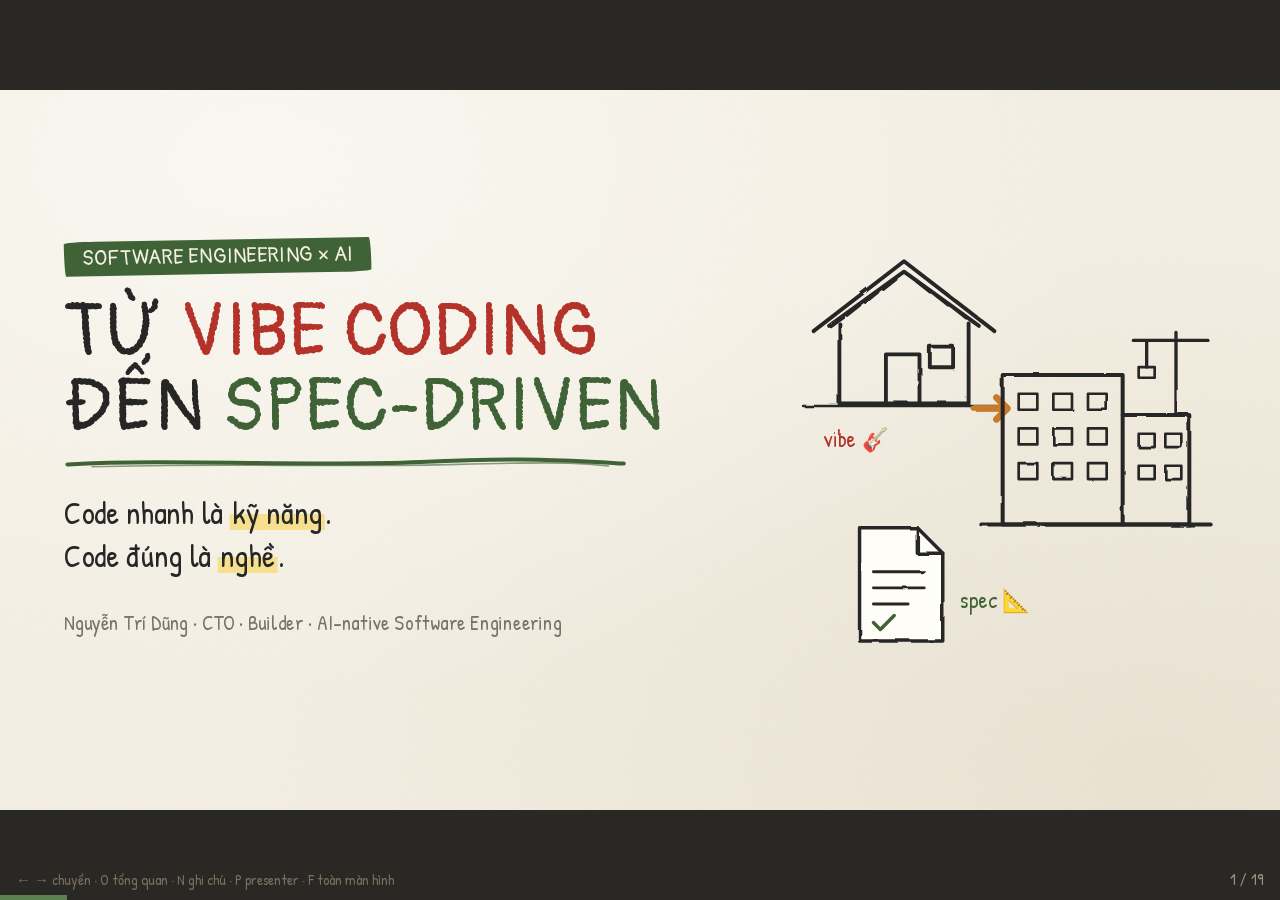
<file: index.html>
<!DOCTYPE html>
<html lang="vi"><head><meta charset="UTF-8"><title>Từ Vibe Coding đến Spec-Driven</title>
<meta http-equiv="refresh" content="0; url=slides/"></head>
<body><a href="slides/">Mở slide →</a></body></html>
</file>
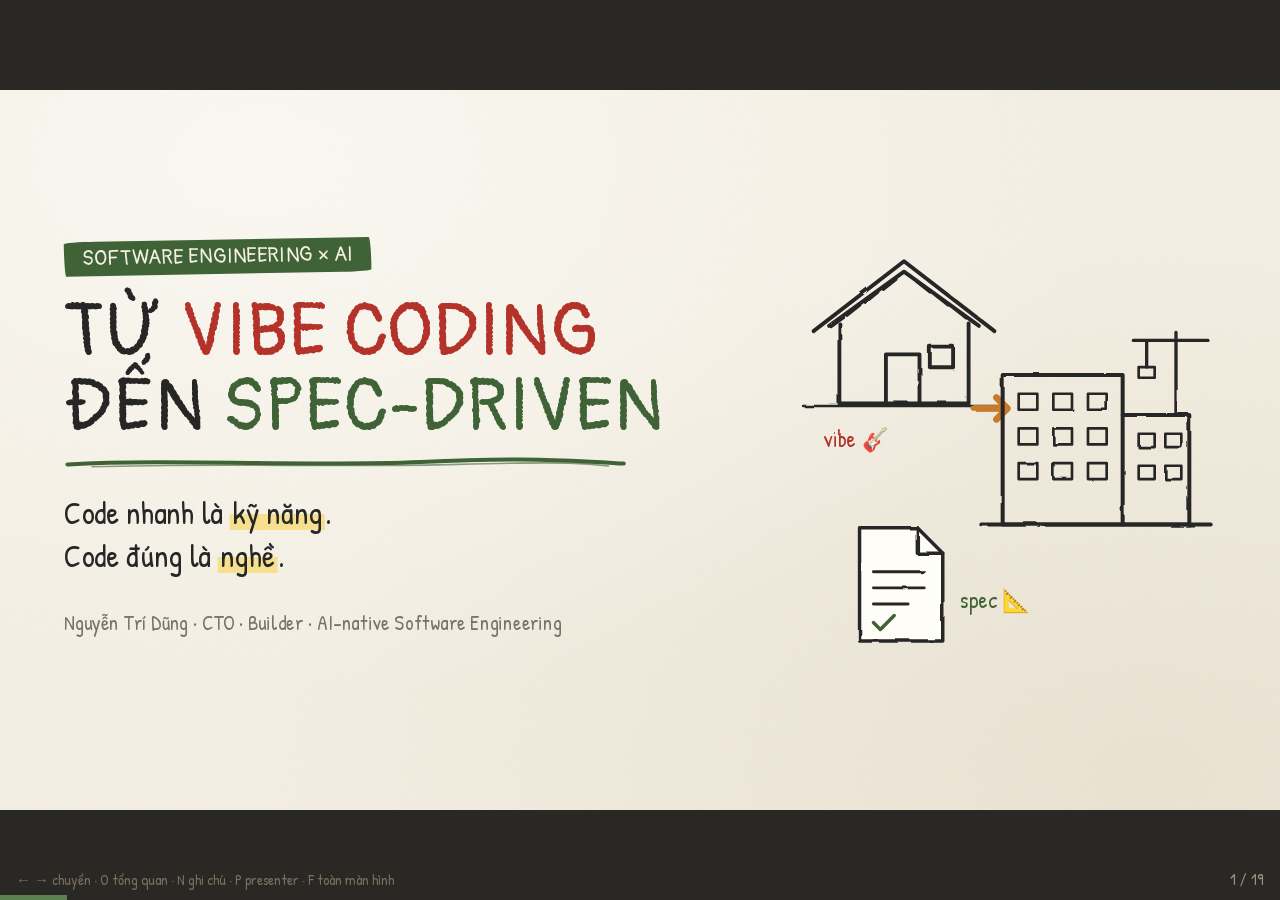
<file: slides/index.html>
<!DOCTYPE html>
<html lang="vi">
<head>
<meta charset="UTF-8">
<meta name="viewport" content="width=device-width, initial-scale=1">
<title>Từ Vibe Coding đến Spec-Driven</title>
<link rel="stylesheet" href="fonts/fonts.css">
<style>
:root{
  --paper:#f5f0e4; --paper2:#efe8d8; --ink:#262626; --ink2:#4a4a4a; --mute:#7a7468;
  --green:#3f6236; --green2:#5b7f4f; --greenbg:#dfe6d2; --red:#b3332b; --redbg:#f3d9d3;
  --yellow:#f6e08f; --orange:#c97a2b; --blue:#3b5f8a;
  --hand:'Patrick Hand','Pangolin','Comic Sans MS',cursive;
  --title:'Pangolin','Patrick Hand','Comic Sans MS',cursive;
  --mono:'JetBrains Mono',ui-monospace,Menlo,monospace;
  --wob:255px 18px 225px 15px / 15px 225px 18px 255px;
  --wob2:15px 225px 15px 255px / 255px 15px 225px 18px;
}
*{box-sizing:border-box}
html,body{margin:0;height:100%;background:#2a2824;overflow:hidden;font-family:var(--hand);color:var(--ink)}
#stage{position:absolute;width:1600px;height:900px;left:50%;top:50%;transform-origin:0 0}
.slide{position:absolute;inset:0;padding:56px 80px 60px;display:none;flex-direction:column;
  background:var(--paper);
  background-image:
    radial-gradient(ellipse at 20% 10%,rgba(255,255,255,.55),transparent 60%),
    radial-gradient(ellipse at 90% 95%,rgba(160,140,100,.12),transparent 55%),
    url("data:image/svg+xml;utf8,<svg xmlns='http://www.w3.org/2000/svg' width='300' height='300'><filter id='n'><feTurbulence type='fractalNoise' baseFrequency='.85' numOctaves='3' stitchTiles='stitch'/><feColorMatrix values='0 0 0 0 .4  0 0 0 0 .35  0 0 0 0 .25  0 0 0 .07 0'/></filter><rect width='100%' height='100%' filter='url(%23n)'/></svg>");
  font-size:28px;line-height:1.35}
.slide.active{display:flex}
.slide aside.notes{display:none}

/* ---------- Typography ---------- */
h1,h2,h3{font-family:var(--title);font-weight:400;margin:0;letter-spacing:.5px}
h1.t{font-size:62px;text-transform:uppercase;text-align:center;line-height:1.1}
h1.t .g{color:var(--green)}
.brush{display:block;margin:6px auto 0;width:62%;height:16px}
.sub{text-align:center;font-size:30px;color:var(--ink2);margin-top:8px}
.secno{position:absolute;left:34px;top:34px;background:var(--green);color:#f5f0e4;font-family:var(--title);font-size:30px;
  padding:4px 22px 4px 16px;border-radius:var(--wob);transform:rotate(-3deg)}
.g{color:var(--green)} .r{color:var(--red)} .o{color:var(--orange)} .m{color:var(--mute)} .b{color:var(--blue)}
.hl{background:linear-gradient(transparent 55%,var(--yellow) 55%,var(--yellow) 92%,transparent 92%);padding:0 3px}
.u{text-decoration:underline;text-decoration-color:var(--green2);text-decoration-thickness:3px;text-underline-offset:6px}
.ur{text-decoration:underline wavy;text-decoration-color:var(--red);text-decoration-thickness:2px;text-underline-offset:6px}
code,.mono{font-family:var(--mono);font-size:.78em}
small{font-size:.8em}
ul.clean{list-style:none;padding:0;margin:0} ul.clean li{margin:6px 0}
ul.dots{margin:6px 0;padding-left:26px} ul.dots li{margin:4px 0}
.ck::before{content:"✔";color:var(--green);margin-right:10px;font-weight:700}
.xx::before{content:"✘";color:var(--red);margin-right:10px;font-weight:700}

/* ---------- Sketchy boxes ---------- */
.box{position:relative;padding:20px 24px;border:2.5px solid var(--ink);border-radius:var(--wob);background:rgba(255,255,255,.28)}
.box.alt{border-radius:var(--wob2)}
.box.green{border-color:var(--green);background:rgba(223,230,210,.55)}
.box.red{border-color:var(--red);background:rgba(243,217,211,.45)}
.box.dash{border-style:dashed}
.box.fill{background:var(--greenbg)}
.box h3{font-size:32px;margin-bottom:8px}
.tag{display:inline-block;background:var(--ink);color:var(--paper);padding:4px 22px;font-family:var(--title);font-size:30px;border-radius:var(--wob);transform:rotate(-1deg)}
.tag.red{background:var(--red)} .tag.green{background:var(--green)}
.tag.light{background:#e4dac3;color:var(--ink)}
.num{display:inline-flex;align-items:center;justify-content:center;width:46px;height:46px;border-radius:50%;
  background:var(--green);color:#fff;font-family:var(--title);font-size:26px;flex:none}
.num.red{background:var(--red)} .num.ink{background:var(--ink)}
.chot{margin-top:auto;border:2.5px dashed var(--ink2);border-radius:var(--wob2);padding:14px 26px;font-size:30px;
  display:block;background:rgba(246,224,143,.25)}
.chot::before{content:"★";font-size:38px;color:var(--orange);margin-right:16px;vertical-align:-4px}
.chot.big{font-size:36px;text-align:center}

/* ---------- Layout ---------- */
.row{display:flex;gap:28px} .col{display:flex;flex-direction:column;gap:18px}
.grow{flex:1} .center{text-align:center} .mid{align-items:center} .jc{justify-content:center}
.grid2{display:grid;grid-template-columns:1fr 1fr;gap:26px}
.grid3{display:grid;grid-template-columns:repeat(3,1fr);gap:22px}
.grid4{display:grid;grid-template-columns:repeat(4,1fr);gap:18px}
.vline{width:0;border-left:2.5px dashed var(--ink2);align-self:stretch}
.mt{margin-top:22px} .mt2{margin-top:36px} .mb{margin-bottom:18px}
.flow{display:flex;align-items:stretch;gap:0}
.flow .step{flex:1;text-align:center;padding:14px 10px;position:relative}
.flow .arrow{align-self:center;font-size:40px;color:var(--ink2);padding:0 4px}
.step .ic{height:84px;display:flex;justify-content:center;align-items:center;margin:6px 0}
.step h4{font-family:var(--title);font-weight:400;font-size:27px;margin:4px 0}
.step p{margin:2px 0;font-size:22px;color:var(--ink2)}
.ill{display:block;margin:auto}
svg .s{fill:none;stroke:var(--ink);stroke-width:3;stroke-linecap:round;stroke-linejoin:round}
.sketch{filter:url(#rough)}

/* tables */
table.t{border-collapse:collapse;width:100%;font-size:24px}
table.t th{font-family:var(--title);font-weight:400;text-align:left;border-bottom:2.5px solid var(--ink);padding:8px 12px;font-size:26px}
table.t td{border-bottom:1.5px dashed #b8ae98;padding:8px 12px;vertical-align:top}
pre.code{font-family:var(--mono);font-size:19px;line-height:1.45;background:#272822;color:#f2efe6;padding:18px 22px;border-radius:10px;margin:0;white-space:pre;overflow:hidden}
pre.code .c{color:#9a9a86} pre.code .k{color:#a6e22e} pre.code .y{color:#e6db74} pre.code .p{color:#f92672} pre.code .b{color:#66d9ef}
.paper{background:#fffdf7;border:1.5px solid #d6cdb6;box-shadow:4px 5px 0 rgba(0,0,0,.08);padding:18px 24px;font-size:22px;border-radius:4px}
.paper.mono{font-family:var(--mono);font-size:17px;line-height:1.5;white-space:pre}

.ex{display:flex;flex-wrap:wrap;gap:5px 8px;align-items:center;margin-top:4px}
.ex>b{font-family:var(--mono);font-size:15px;color:var(--mute);font-weight:400;margin-right:2px}
.ex>span{font-size:18.5px;color:var(--ink2);border:1.5px dashed #b8ae98;border-radius:14px;padding:1px 11px;background:rgba(255,255,255,.45)}
.key{font-size:24px;line-height:1.3}
.chot b,.key b{font-weight:400;color:var(--green)}
.doc-grid{display:grid;grid-template-columns:repeat(3,1fr);gap:18px;margin-top:14px}
.doc-card{background:#fff;border:2px solid #cfc6b0;border-radius:12px;overflow:hidden;cursor:zoom-in;box-shadow:3px 4px 0 rgba(0,0,0,.08);transition:transform .2s,box-shadow .2s}
.doc-card:hover{transform:translateY(-3px) rotate(-.4deg);box-shadow:5px 8px 0 rgba(0,0,0,.12)}
.doc-thumb{height:172px;overflow:hidden;background:#f1f5f9;border-bottom:1.5px solid #e2e8f0}
.doc-thumb img{width:100%;display:block}
.doc-cap{padding:8px 14px;display:flex;flex-direction:column;line-height:1.25}
.doc-cap b{font-family:Inter,'Helvetica Neue',Arial,sans-serif;font-size:19px;font-weight:700;color:#1e293b}
.doc-cap span{font-size:19px;color:var(--ink2)}
.doc-cap code{font-size:14px;color:var(--green);margin-top:2px}
#lb{position:fixed;inset:0;background:rgba(15,23,42,.92);z-index:20;display:none;flex-direction:column;align-items:center;justify-content:center;cursor:zoom-out}
#lb.on{display:flex}
#lb img{max-width:96vw;max-height:88vh;background:#fff;border-radius:6px;box-shadow:0 20px 60px rgba(0,0,0,.5)}
#lb div{color:#e2e8f0;font:20px var(--hand);margin-top:12px}
.ice-layer{position:absolute;left:170px;width:560px;height:54px;display:flex;align-items:center;gap:14px;padding:0 16px;
  background:rgba(255,255,255,.72);border:2px solid #26425f;border-radius:255px 14px 225px 14px/14px 225px 14px 255px;box-shadow:2px 3px 0 rgba(20,40,60,.18)}
.ice-layer b{font-family:var(--title);font-weight:400;font-size:24px;color:#1d3f5e;margin-right:10px}
.ice-layer small{font-size:19px;color:#355a74}
.ice-ic{font-size:28px;width:40px;height:40px;display:flex;align-items:center;justify-content:center;background:#fff;border:2px solid #26425f;border-radius:50%;flex:none}
.ice-tag{position:absolute;font-size:20px;padding:2px 12px;border-radius:12px;background:rgba(15,40,60,.6);color:#fff}
.ice-tip{position:absolute;left:388px;top:112px;font-family:var(--title);font-size:22px;color:#1d3f5e}
.ice-vibe{position:absolute;left:520px;top:20px;font-size:21px;color:var(--red);transform:rotate(-6deg)}
.term{background:#1e1e1e;border-radius:12px;overflow:hidden;box-shadow:5px 7px 0 rgba(0,0,0,.15);border:2px solid #333}
.term-bar{background:#2d2d2d;padding:8px 12px;display:flex;align-items:center;gap:7px}
.term-bar i{width:12px;height:12px;border-radius:50%;background:#ff5f56}.term-bar i:nth-child(2){background:#ffbd2e}.term-bar i:nth-child(3){background:#27c93f}
.term-bar span{color:#999;font:14px var(--mono);margin-left:10px}
.term-body{padding:16px 20px;font:21px/1.5 var(--mono);color:#e8e6df}
.term-body .y{color:#e6db74} .term-body .m{color:#8a8a7a} .term-body .b{color:#27c93f} .term-body .tk{color:#66d9ef}
.cook{margin-top:10px;font-size:17px;line-height:1.55}
.cook-line,.cook-done,.stag{opacity:0}
.frag.on .cook-line,.frag.on .stag{animation:cookIn .35s ease forwards;animation-delay:var(--d)}
.cook-spin{color:#f4a259;animation:blink 1s steps(2) infinite}
.frag.on .cook-spin{animation:blink .6s steps(2) 5,hideIt 0s 3.2s forwards}
.frag.on .cook-done{animation:cookIn .3s ease 3.2s forwards;color:#f4a259}
@keyframes cookIn{from{opacity:0;transform:translateY(6px)}to{opacity:1;transform:none}}
@keyframes blink{50%{opacity:.25}}
@keyframes hideIt{to{opacity:0;height:0;overflow:hidden}}
body.overview .cook-line,body.overview .cook-done,body.overview .stag,.frag.on.instant .cook-line{opacity:1}
.term-cursor{color:#e8e6df;animation:blink 1s steps(2) infinite;margin-left:4px}
.term-body:has(.cook.on) .term-cursor{display:none}
.qa-card{background:#fffdf7;border:2.5px solid var(--ink);border-radius:var(--wob);padding:24px 30px;box-shadow:5px 6px 0 rgba(0,0,0,.08)}
.qa-qr{width:250px;height:250px;border-radius:12px;border:2px solid #d6cdb6;padding:10px;background:#fff;flex:none}
.qa-label{font-family:var(--title);font-size:26px;color:var(--green)}
.qa-name{font-family:var(--title);font-size:34px;line-height:1.2}
.qa-link{display:flex;flex-direction:column;font:21px/1.3 var(--mono);color:var(--ink)}
.qa-link span{font:16px var(--hand);color:var(--mute);text-transform:uppercase;letter-spacing:1px;margin-bottom:2px}
.qa-foot{display:flex;align-items:center;gap:22px;border-top:1.5px dashed #c9bfa8;padding-top:16px;font-size:19px;color:var(--mute);line-height:1.45}
.qa-foot img{width:96px;height:96px;padding:5px;background:#fff;border-radius:8px;opacity:.9}
.qa-foot b{font-family:var(--title);font-weight:400;color:var(--ink2);font-size:20px}
.qa-sep{width:0;height:52px;border-left:1.5px dashed #c9bfa8}
/* fragments */
.frag{opacity:0;transform:translateY(14px);transition:opacity .45s ease,transform .45s ease}
.frag.on{opacity:1;transform:none}
svg .frag{transform:none}
.frag.pop{transform:scale(.92)} .frag.pop.on{transform:none}
.frag.dim-after.on.past{opacity:.45}

/* chrome */
#bar{position:fixed;left:0;bottom:0;height:5px;background:var(--green2);transition:width .3s;z-index:5}
#pg{position:fixed;right:16px;bottom:10px;color:#9b9384;font:16px var(--hand);z-index:5}
#help{position:fixed;left:16px;bottom:10px;color:#77705f;font:15px var(--hand);z-index:5}
#notes-ov{position:fixed;left:0;right:0;bottom:0;max-height:42%;overflow:auto;background:rgba(20,20,18,.94);color:#f2ecdc;
  font:22px/1.45 var(--hand);padding:18px 30px;display:none;z-index:9;white-space:pre-wrap}
body.overview{overflow:auto}
body.overview #stage{position:static;transform:none!important;width:auto;height:auto;display:grid;grid-template-columns:repeat(auto-fill,400px);gap:18px;padding:24px;justify-content:center}
body.overview .slide{display:flex;position:relative;width:1600px;height:900px;zoom:.25;cursor:pointer;outline:6px solid transparent}
body.overview .slide.active{outline-color:var(--yellow)}
body.overview .frag{opacity:1;transform:none}
body.overview #bar,body.overview #pg{display:none}

/* presenter */
body.presenter{background:#1d1c1a;color:#eee;overflow:auto;font-family:var(--hand)}
#pv{display:none;padding:22px 30px;gap:24px;grid-template-columns:1.2fr 1fr;height:100vh}
body.presenter #pv{display:grid} body.presenter #stage,body.presenter #bar,body.presenter #pg,body.presenter #help{display:none}
#pv .clock{font-size:54px;font-family:var(--mono);color:var(--yellow)}
#pv .cur{font-size:30px;color:#fff;margin:6px 0} #pv .nxt{font-size:22px;color:#a9a294}
#pv .nt{font-size:25px;line-height:1.5;white-space:pre-wrap;overflow:auto;background:#2a2926;padding:18px 22px;border-radius:10px}
#pv button{font:20px var(--hand);padding:8px 18px;margin-right:8px;border-radius:8px;border:0;background:#3f6236;color:#fff;cursor:pointer}
#pv .plan{font-size:19px;color:#bdb6a7;line-height:1.6}
#pv .plan b{color:var(--yellow);font-weight:400}

@media print{
  @page{size:1600px 900px;margin:0}
  html,body{overflow:visible;background:none;height:auto}
  #stage{position:static;transform:none!important;width:1600px;height:auto}
  .slide{display:flex!important;position:relative;width:1600px;height:900px;page-break-after:always;break-after:page}
  .frag{opacity:1!important;transform:none!important}
  #bar,#pg,#help,#notes-ov{display:none!important}
}
</style>
</head>
<body>

<!-- ===================== SVG SYMBOLS (hand-drawn style) ===================== -->
<svg width="0" height="0" style="position:absolute" aria-hidden="true">
  <defs>
    <filter id="rough"><feTurbulence type="fractalNoise" baseFrequency="0.03" numOctaves="2" seed="7"/><feDisplacementMap in="SourceGraphic" scale="3.2"/></filter>
    <symbol id="robot" viewBox="0 0 100 110">
      <g fill="none" stroke="#262626" stroke-width="3" stroke-linecap="round" stroke-linejoin="round"><line x1="50" y1="6" x2="50" y2="20"/><circle cx="50" cy="6" r="4" fill="#5b7f4f"/>
      <rect x="18" y="20" width="64" height="46" rx="18"/><rect x="28" y="30" width="44" height="26" rx="11" fill="#262626"/>
      <rect x="10" y="36" width="8" height="16" rx="3"/><rect x="82" y="36" width="8" height="16" rx="3"/>
      <rect x="28" y="70" width="44" height="34" rx="10"/><circle cx="50" cy="86" r="5"/></g>
      <ellipse cx="40" cy="43" rx="5" ry="6" fill="#9fd88a"/><ellipse cx="60" cy="43" rx="5" ry="6" fill="#9fd88a"/>
    </symbol>
    <symbol id="person" viewBox="0 0 100 120">
      <g fill="none" stroke="#262626" stroke-width="3" stroke-linecap="round" stroke-linejoin="round"><circle cx="50" cy="30" r="18" fill="#fffdf7"/><path d="M33 24c4-14 30-16 35-2c-6-4-14-6-20 0c-4-4-10-2-15 2z" fill="#262626"/>
      <path d="M44 34q6 4 12 0"/><path d="M20 116c0-34 12-50 30-50s30 16 30 50" fill="#e8e2d2"/><path d="M42 68l8 12l8-12"/></g>
      <circle cx="43" cy="28" r="2" fill="#262626"/><circle cx="57" cy="28" r="2" fill="#262626"/>
    </symbol>
    <symbol id="laptop" viewBox="0 0 120 80">
      <g fill="none" stroke="#262626" stroke-width="3" stroke-linecap="round" stroke-linejoin="round"><path d="M22 8h76v50H22z" fill="#d9d2c0"/><path d="M8 62h104l-8 12H16z" fill="#e8e2d2"/><circle cx="60" cy="33" r="5"/></g>
    </symbol>
    <symbol id="hut" viewBox="0 0 160 130">
      <g fill="none" stroke="#262626" stroke-width="3" stroke-linecap="round" stroke-linejoin="round"><path d="M10 64L80 10l70 54"/><path d="M22 60L80 18l58 42" />
      <path d="M30 58v62h100V58"/><path d="M66 120V82h26v38"/><rect x="100" y="76" width="18" height="16"/>
      <path d="M36 52l10-8M50 42l10-8M64 32l10-8M90 26l10 8M104 36l10 8M118 46l10 8" stroke-width="2"/>
      <path d="M2 122h156" stroke-width="2"/></g>
    </symbol>
    <symbol id="building" viewBox="0 0 180 160">
      <g fill="none" stroke="#262626" stroke-width="3" stroke-linecap="round" stroke-linejoin="round"><rect x="20" y="40" width="90" height="112"/><path d="M110 70h50v82h-50"/>
      <path d="M32 54h14v12H32zM58 54h14v12H58zM84 54h14v12H84zM32 80h14v12H32zM58 80h14v12H58zM84 80h14v12H84zM32 106h14v12H32zM58 106h14v12H58zM84 106h14v12H84zM122 84h12v10h-12zM142 84h12v10h-12zM122 108h12v10h-12zM142 108h12v10h-12z" stroke-width="2"/>
      <path d="M150 70V8M118 14h56M150 14l-26 0M128 14v20" stroke-width="2.5"/><rect x="122" y="34" width="12" height="8" stroke-width="2"/>
      <path d="M4 152h172"/></g>
    </symbol>
    <symbol id="doc" viewBox="0 0 90 110">
      <g fill="none" stroke="#262626" stroke-width="3" stroke-linecap="round" stroke-linejoin="round"><path d="M10 6h50l22 22v76H10z" fill="#fffdf7"/><path d="M60 6v22h22"/>
      <path d="M22 44h44M22 58h44M22 72h30" stroke-width="2.5"/><path d="M22 88l6 6l12-12" stroke="#3f6236"/></g>
    </symbol>
    <symbol id="bulb" viewBox="0 0 80 100">
      <g fill="none" stroke="#262626" stroke-width="3" stroke-linecap="round" stroke-linejoin="round"><path d="M40 12a24 24 0 0 0-14 44c4 4 5 8 5 14h18c0-6 1-10 5-14a24 24 0 0 0-14-44z" fill="#f6e08f"/>
      <path d="M31 76h18M33 84h14"/><path d="M8 18l7 5M72 18l-7 5M40 0v6M2 46h7M78 46h-7" stroke-width="2.5"/></g>
    </symbol>
    <symbol id="sign" viewBox="0 0 100 110">
      <g fill="none" stroke="#262626" stroke-width="3" stroke-linecap="round" stroke-linejoin="round"><path d="M48 10v96"/><path d="M14 18h66l12 12l-12 12H14z" fill="#d9c7a3"/><path d="M84 52H22l-12 12l12 12h62z" fill="#e8dcc2"/><path d="M30 106h40"/></g>
    </symbol>
    <symbol id="check" viewBox="0 0 90 110">
      <g fill="none" stroke="#262626" stroke-width="3" stroke-linecap="round" stroke-linejoin="round"><rect x="10" y="12" width="70" height="92" rx="6" fill="#fffdf7"/><rect x="30" y="4" width="30" height="14" rx="4" fill="#d9d2c0"/>
      <path d="M22 40l5 5l9-9M22 62l5 5l9-9M22 84l5 5l9-9" stroke="#3f6236"/><path d="M44 42h26M44 64h26M44 86h20" stroke-width="2.5"/></g>
    </symbol>
    <symbol id="test" viewBox="0 0 100 100">
      <g fill="none" stroke="#262626" stroke-width="3" stroke-linecap="round" stroke-linejoin="round"><rect x="8" y="8" width="84" height="84" rx="10" fill="#fffdf7"/><path d="M26 52l14 14l34-34" stroke="#3f6236" stroke-width="6"/></g>
    </symbol>
    <symbol id="tree" viewBox="0 0 100 100">
      <g fill="none" stroke="#262626" stroke-width="3" stroke-linecap="round" stroke-linejoin="round"><rect x="34" y="6" width="32" height="16" rx="3"/><path d="M50 22v14M18 36h64M18 36v12M50 36v12M82 36v12"/>
      <rect x="6" y="48" width="24" height="14" rx="3"/><rect x="38" y="48" width="24" height="14" rx="3"/><rect x="70" y="48" width="24" height="14" rx="3"/>
      <path d="M18 62v10M50 62v10M82 62v10M10 72h16v12H10zM42 72h16v12H42zM74 72h16v12H74z" stroke-width="2"/></g>
    </symbol>
    <symbol id="target" viewBox="0 0 100 100">
      <g fill="none" stroke="#262626" stroke-width="3" stroke-linecap="round" stroke-linejoin="round"><circle cx="46" cy="54" r="38"/><circle cx="46" cy="54" r="24"/><circle cx="46" cy="54" r="9" fill="#b3332b"/><path d="M46 54L90 10M80 10h10v10"/></g>
    </symbol>
    <symbol id="brush" viewBox="0 0 600 16" preserveAspectRatio="none">
      <path d="M4 10 C120 3 260 13 380 7 S540 5 596 9" stroke="#3f6236" stroke-width="5" fill="none" stroke-linecap="round"/>
      <path d="M30 13 C160 8 300 14 420 10 S560 9 580 12" stroke="#3f6236" stroke-width="2" fill="none" stroke-linecap="round" opacity=".6"/>
    </symbol>
  </defs>
</svg>

<div id="stage">

<!-- 15 slides. Lời nói chi tiết: ../kich-ban-noi.md -->

<!-- 1 ─────────────────────────────────────────── -->
<section class="slide" data-title="Tiêu đề" data-part="0. Mở đầu (0–5')">
  <div class="row mid" style="height:100%;gap:40px">
    <div class="grow">
      <div class="tag green" style="font-size:26px">SOFTWARE ENGINEERING × AI</div>
      <h1 style="font-family:var(--title);font-size:92px;line-height:1.02;margin-top:26px;text-transform:uppercase">
        Từ <span class="r">Vibe Coding</span><br>đến <span class="g">Spec-Driven</span></h1>
      <svg class="brush" style="margin:14px 0 0;width:80%"><use href="#brush"/></svg>
      <p style="font-size:40px;margin:26px 0 0">Code nhanh là <span class="hl">kỹ năng</span>.<br>Code đúng là <span class="hl">nghề</span>.</p>
      <p class="m" style="font-size:26px;margin-top:40px">Nguyễn Trí Dũng · CTO · Builder · AI-native Software Engineering</p>
    </div>
    <div class="sketch" style="width:520px;position:relative;height:560px">
      <svg width="260" height="210" style="position:absolute;left:0;top:30px"><use href="#hut"/></svg>
      <div style="position:absolute;left:30px;top:250px;font-size:28px" class="r">vibe 🎸</div>
      <div style="position:absolute;left:210px;top:180px;font-size:70px;color:var(--orange)">➜</div>
      <svg width="300" height="270" style="position:absolute;right:0;top:120px"><use href="#building"/></svg>
      <svg width="130" height="160" style="position:absolute;left:60px;bottom:30px"><use href="#doc"/></svg>
      <div style="position:absolute;left:200px;bottom:70px;font-size:28px" class="g">spec 📐</div>
    </div>
  </div>
<aside class="notes">§1 (0:00–2:00) Chào · giới thiệu 60s · 3 câu hỏi giơ tay (nói, không chiếu).</aside>
</section>

<!-- 2 ─────────────────────────────────────────── -->
<section class="slide" data-title="Một prompt, 2 phút" data-part="0. Mở đầu (0–5')">
  <h1 class="t">1 câu prompt · <span class="g">2 phút 37 giây</span></h1>
  <svg class="brush"><use href="#brush"/></svg>
  <div class="row mt" style="gap:28px;align-items:flex-start">
    <div class="col" style="width:520px;gap:16px">
      <div class="term">
        <div class="term-bar"><i></i><i></i><i></i><span>~/demo — claude</span></div>
        <div class="term-body">
          <div><span class="m">$</span> claude</div>
          <div class="y">&gt; làm cho tôi app đặt phòng<br>&nbsp;&nbsp;tự học cho thư viện, có 6 phòng,<br>&nbsp;&nbsp;đẹp, chạy được luôn<span class="term-cursor">▌</span></div>
          <div class="frag cook" data-f="1">
            <div class="cook-line" style="--d:0.35s"><span class="b">●</span> <span class="tk">Write</span>(library-booking/server.js)</div><div class="cook-line" style="--d:0.80s"><span class="m">⎿</span> Wrote <b>172</b> lines</div><div class="cook-line" style="--d:1.25s"><span class="b">●</span> <span class="tk">Write</span>(library-booking/public/index.html)</div><div class="cook-line" style="--d:1.70s"><span class="m">⎿</span> Wrote <b>497</b> lines</div><div class="cook-line" style="--d:2.15s"><span class="b">●</span> Ran 3 shell commands · test API ✓</div><div class="cook-line" style="--d:2.60s"><span class="b">●</span> App đang chạy tại <u>http://localhost:3000</u></div>
            <div class="cook-spin">✻ Cooking…</div>
            <div class="cook-done">✻ Sautéed for <b>2m 37s</b></div>
          </div>
        </div>
      </div>
      <div class="box green frag" data-f="3" style="font-size:22px;padding:10px 18px"><b>AI tự nghĩ ra</b> (không ai yêu cầu):
        <ul class="clean" style="font-size:18.5px;margin-top:4px;columns:2;column-gap:14px;line-height:1.35"><li class="ck stag" style="--d:0.15s">Mở cửa 7:00–21:00</li><li class="ck stag" style="--d:0.40s">Tối đa 3 giờ / người / ngày</li><li class="ck stag" style="--d:0.65s">Đặt trước tối đa 7 ngày</li><li class="ck stag" style="--d:0.90s">Chặn trùng &amp; giờ đã qua</li><li class="ck stag" style="--d:1.15s">Ẩn họ, chỉ hiện tên</li><li class="ck stag" style="--d:1.40s">Mã huỷ 6 ký tự</li></ul></div>
    </div>
    <div class="grow frag pop" data-f="2" style="position:relative">
      <img src="img/studyroom-app.jpg" style="width:100%;border-radius:10px;box-shadow:6px 8px 0 rgba(0,0,0,.12);border:2px solid #333" alt="App đặt phòng do AI tạo">
      <div class="tag red" style="position:absolute;right:-14px;top:-20px;font-size:26px;transform:rotate(3deg)">Opus 5.5 · không sửa 1 dòng</div>
    </div>
  </div>
  <div class="chot frag" data-f="4">Vậy… <b>còn cần kỹ sư phần mềm không?</b> 🤔</div>
<aside class="notes">§2 (2:00–5:00) Nhịp: prompt → (→) cooking, log tự chạy → (→) ảnh app → (→) AI tự nghĩ ra → (→) câu hỏi treo. Có thể mở app thật localhost:3000 sau bước ảnh.</aside>
</section>

<!-- 3 ─────────────────────────────────────────── -->
<section class="slide" data-title="Vibe coding tỏa sáng khi nào" data-part="1. Vibe coding (5–15')">
  <div class="secno">1/-</div>
  <h1 class="t">Vibe coding: <span class="g">siêu năng lực thật</span></h1>
  <svg class="brush"><use href="#brush"/></svg>
  <div class="paper center mt" style="font-size:26px">"…fully give in to the vibes… and <span class="hl">forget that the code even exists</span>." <span class="m" style="font-size:21px">— Andrej Karpathy, 02/2025</span></div>
  <div class="grid4 mt" style="font-size:22px;gap:18px">
    <div data-f="1" class="frag box"><div style="font-size:46px">🧪</div><h3 style="font-size:27px">Thử ý tưởng</h3>
      <p><b>Tình huống:</b> muốn biết thư viện có cần app đặt phòng không</p><p class="g">→ 2 phút có app, mang đi hỏi thủ thư <b>chiều nay</b></p></div>
    <div data-f="2" class="frag box alt"><div style="font-size:46px">📚</div><h3 style="font-size:27px">Học cái mới</h3>
      <p><b>Tình huống:</b> chưa hiểu WebSocket là gì</p><p class="g">→ bảo AI làm app chat, chạy thử rồi <b>đọc ngược</b> code</p></div>
    <div data-f="3" class="frag box"><div style="font-size:46px">🏆</div><h3 style="font-size:27px">Thi / demo</h3>
      <p><b>Tình huống:</b> hackathon 24h, cần bản chạy được để trình bày</p><p class="g">→ demo xong là <b>xong việc</b></p></div>
    <div data-f="4" class="frag box alt"><div style="font-size:46px">🔧</div><h3 style="font-size:27px">Việc vặt</h3>
      <p><b>Tình huống:</b> gộp 300 file Excel điểm danh thành 1</p><p class="g">→ script chạy <b>1 lần</b>, dùng xong bỏ</p></div>
  </div>
  <div class="chot frag" data-f="5">Điểm chung: <b>sai cũng không ai mất gì</b> · <b>dùng xong có thể vứt</b>.</div>
<aside class="notes">§3 (5:00–9:00) Định nghĩa + 4 tình huống cụ thể. Chốt điểm chung: rủi ro thấp, vứt được.</aside>
</section>

<!-- 4 ─────────────────────────────────────────── -->
<section class="slide" data-title="Đổi đề: có tiền thật" data-part="1. Vibe coding (5–15')">
  <div class="secno">DEMO</div>
  <h1 class="t" style="font-size:52px">Đổi đề: dự án mà <span class="r">sai 1 con số = mất tiền thật</span></h1>
  <svg class="brush"><use href="#brush"/></svg>
  <div class="row jc mid" style="gap:12px;margin-top:10px;font-size:22px">
    <span class="tag light" style="font-size:21px">🏦 Ngân hàng</span><span class="tag light" style="font-size:21px">📈 Chứng khoán</span>
    <span class="tag light" style="font-size:21px">🚀 Tàu vũ trụ</span><span class="tag light" style="font-size:21px">🏥 Y tế</span>
    <span class="tag light" style="font-size:21px">✈️ Hàng không</span>
    <span class="m" style="margin-left:8px">→ ví dụ hôm nay: <b class="r">cầm cố cổ phiếu để vay tiền ngân hàng</b></span>
  </div>
  <div class="row" style="gap:28px;margin-top:14px">
    <div class="col" style="width:560px">
      <pre class="code" style="font-size:21px"><span class="c">$</span> claude
<span class="y">&gt; làm cho tôi app cho nhà đầu tư
  cầm cố cổ phiếu trong tài khoản
  chứng khoán để vay tiền ngân hàng,
  có tính lãi hằng ngày, đẹp,
  chạy được luôn</span></pre>
      <div class="box green" style="font-size:22px">Kết quả: <b>766 dòng</b>, đẹp, có biểu đồ lãi, cảnh báo call margin, kịch bản giá, xuất CSV… 👏<br><span class="m">AI còn ghi chú: "số liệu là giả định".</span> Ai đọc dòng đó?</div>
    </div>
    <div class="col grow">
      <div class="box red frag" data-f="1"><b class="r">Nhưng AI đã tự quyết thay bạn — về tiền:</b>
        <table class="t" style="font-size:19.5px;margin-top:6px">
          <tr><th>AI tự chọn (code thật)</th><th style="width:22%">Ai duyệt?</th></tr>
          <tr class="frag" data-f="2"><td>Lãi <b>8,9–10,5%/năm</b>, gắn với <b>tên ngân hàng thật</b> (Techcombank, BIDV…)</td><td class="r">không ai</td></tr>
          <tr class="frag" data-f="3"><td>Chia <b>365</b> ngày · quá hạn phạt <b>150%</b> lãi</td><td class="r">không ai</td></tr>
          <tr class="frag" data-f="4"><td>Cho vay <b>40–50%</b> giá trị cổ phiếu, tuỳ mã</td><td class="r">không ai</td></tr>
          <tr class="frag" data-f="5"><td>Cảnh báo ở LTV <b>60%</b>, bán giải chấp ở <b>70%</b></td><td class="r">không ai</td></tr>
          <tr class="frag" data-f="6"><td>Trả nợ: trừ <b>lãi trước, gốc sau</b></td><td class="r">không ai</td></tr>
          <tr class="frag" data-f="7"><td>Tiền lãi là <b>số thực</b>, không làm tròn đến đồng</td><td class="r">không ai</td></tr>
          <tr class="frag" data-f="8"><td>Giá cổ phiếu <b>gõ cứng</b> · dữ liệu lưu <b>trên trình duyệt</b> · <b>không</b> nối ngân hàng/CTCK nào</td><td class="r">—</td></tr>
        </table></div>
      <div class="box dash alt center frag" data-f="20" style="font-size:25px">Với thư viện: đoán sai = <b>đặt lại phòng</b>.<br>Với ngân hàng: đoán sai = <b class="r">mất tiền thật, kiện tụng</b>.</div>
    </div>
  </div>
<aside class="notes">§4 (9:00–15:00) LIVE hoặc mở bản đã vibe sẵn (demo/vibe-camco). Mở code, tìm các hằng số lãi/LTV cho phòng xem.
Câu chốt: không phải AI dở — mà AI ĐOÁN, và không ai duyệt.</aside>
</section>

<!-- 5 ─────────────────────────────────────────── -->
<section class="slide" data-title="Tảng băng" data-part="2. Phần chìm (15–35')">
  <div class="secno">2/-</div>
  <h1 class="t">Code &amp; UI chỉ là <span class="g">đỉnh tảng băng</span></h1>
  <svg class="brush"><use href="#brush"/></svg>
  <div class="row mt" style="gap:22px;align-items:stretch">
    <div style="position:relative;width:900px;height:640px;flex:none;border-radius:18px;overflow:hidden;border:2.5px solid var(--ink)">
      <svg viewBox="0 0 900 640" width="900" height="640" style="position:absolute;inset:0">
        <defs>
          <linearGradient id="sky" x1="0" y1="0" x2="0" y2="1"><stop offset="0" stop-color="#fdf6e3"/><stop offset="1" stop-color="#e8f1f5"/></linearGradient>
          <linearGradient id="sea" x1="0" y1="0" x2="0" y2="1"><stop offset="0" stop-color="#7fb3cf"/><stop offset=".45" stop-color="#3f7fa6"/><stop offset="1" stop-color="#1d3f5e"/></linearGradient>
          <linearGradient id="ice" x1="0" y1="0" x2="1" y2="1"><stop offset="0" stop-color="#eef7fb"/><stop offset="1" stop-color="#b9d8e8"/></linearGradient>
          <linearGradient id="iceDeep" x1="0" y1="0" x2="0" y2="1"><stop offset="0" stop-color="#d7ebf4" stop-opacity=".95"/><stop offset="1" stop-color="#8fbcd6" stop-opacity=".9"/></linearGradient>
        </defs>
        <rect width="900" height="150" fill="url(#sky)"/>
        <circle cx="790" cy="58" r="30" fill="#f6e08f" opacity=".9"/>
        <path d="M70 60 q18 -14 36 0 q18 -14 36 0" fill="none" stroke="#9aa9b3" stroke-width="2.4" stroke-linecap="round"/>
        <path d="M150 92 q12 -10 24 0 q12 -10 24 0" fill="none" stroke="#9aa9b3" stroke-width="2.2" stroke-linecap="round"/>
        <rect y="150" width="900" height="490" fill="url(#sea)"/>
        <!-- light rays -->
        <path d="M200 150 L120 640 L190 640 Z M520 150 L560 640 L620 640 Z" fill="#fff" opacity=".06"/>
        <!-- submerged berg -->
        <g class="frag" data-f="1">
          <path d="M300 150 L110 232 L62 392 L104 528 L262 620 L612 626 L782 526 L838 368 L776 226 L566 150 Z" fill="url(#iceDeep)" stroke="#26425f" stroke-width="2.6" stroke-linecap="round" stroke-linejoin="round" opacity=".97"/>
          <path d="M300 150 L230 330 L104 528 M566 150 L640 340 L782 526 M230 330 L640 340 M262 620 L430 470 L612 626" fill="none" stroke="#7aa8c4" stroke-width="1.6" opacity=".55"/>
        </g>
        <!-- tip -->
        <path d="M300 150 L352 82 L392 104 L436 40 L486 96 L520 78 L566 150 Z" fill="url(#ice)" stroke="#26425f" stroke-width="2.6" stroke-linecap="round" stroke-linejoin="round"/>
        <path d="M436 40 L446 150 M352 82 L380 150 M520 78 L506 150" fill="none" stroke="#9cc3d8" stroke-width="1.6"/>
        <!-- waves -->
        <path d="M0 150 q22 -9 45 0 t45 0 t45 0 t45 0 t45 0 t45 0 M566 150 q22 -9 45 0 t45 0 t45 0 t45 0 t45 0 t45 0 t45 0 t45 0" fill="none" stroke="#2f6d93" stroke-width="3" stroke-linecap="round"/>
        <!-- robot + laptop on tip -->
        <g transform="translate(380 -2) scale(.62)"><use href="#robot" width="100" height="110"/></g>
        <g transform="translate(450 40) scale(.5)"><use href="#laptop" width="120" height="80"/></g>
        <!-- bubbles & fish -->
        <g fill="none" stroke="#d6ecf6" stroke-width="2" opacity=".8">
          <circle cx="40" cy="470" r="6"/><circle cx="52" cy="440" r="4"/><circle cx="46" cy="415" r="3"/>
          <circle cx="866" cy="560" r="7"/><circle cx="858" cy="528" r="4"/><circle cx="870" cy="505" r="3"/>
        </g>
        <g fill="#f4a259" stroke="#26425f" stroke-width="1.6">
          <path d="M44 300 q16 -12 32 0 q-16 12 -32 0 z M44 300 l-10 -8 v16 z"/>
          <path d="M840 430 q-16 -12 -32 0 q16 12 32 0 z M840 430 l10 -8 v16 z"/>
        </g>
        <!-- depth ruler -->
        <g stroke="#fff" stroke-width="2" opacity=".85" fill="none">
          <path d="M22 40 V146 M16 40 H28 M16 146 H28"/>
          <path d="M22 158 V626 M16 158 H28 M16 626 H28" stroke-dasharray="6 6"/>
        </g>
      </svg>
      <div class="ice-tag" style="left:40px;top:84px;background:#fff;color:var(--ink)">~10% thấy được</div>
      <div class="ice-tag frag" data-f="1" style="left:40px;top:582px">~90% nằm dưới nước</div>
      <div class="ice-tip">UI · Code</div>
      <div class="ice-vibe">vibe ✨</div>
      <div class="ice-layer frag" data-f="2" style="top:228px">
          <span class="ice-ic">📜</span><div><b>Business Rules</b><small>lãi suất · hạn mức · đáo hạn · cut-off · ngày lễ</small></div></div>
        <div class="ice-layer frag" data-f="3" style="top:290px">
          <span class="ice-ic">🔗</span><div><b>Integration</b><small>Core Banking · công ty chứng khoán · đối soát</small></div></div>
        <div class="ice-layer frag" data-f="4" style="top:352px">
          <span class="ice-ic">🔐</span><div><b>Security</b><small>encryption · chữ ký số · phân quyền · audit log</small></div></div>
        <div class="ice-layer frag" data-f="5" style="top:414px">
          <span class="ice-ic">📈</span><div><b>Scalability</b><small>10.000 người dùng cùng lúc · rate limit</small></div></div>
        <div class="ice-layer frag" data-f="6" style="top:476px">
          <span class="ice-ic">⚖️</span><div><b>Compliance</b><small>KYC · bảo vệ dữ liệu cá nhân</small></div></div>
        <div class="ice-layer frag" data-f="7" style="top:538px">
          <span class="ice-ic">🛠️</span><div><b>Operations</b><small>incident · maintenance · handover</small></div></div>
        </div>
    <div class="col grow" style="font-size:25px;justify-content:center">
      <div class="box">Vibe coding làm <b>phần nổi</b> rất giỏi. 🤖</div>
      <div class="box red alt frag" data-f="8">Phần chìm <b class="r">không thể đoán</b>: phải <b>biết</b>, phải <b>thống nhất</b>, phải <b>đúng 100%</b>.</div>
      <div class="box green frag" data-f="9">Kỹ sư phần mềm = người <b>nhìn thấy phần chìm</b>.
        <div class="tag green mt" style="font-size:24px">🧠 System Thinking</div></div>
    </div>
  </div>
<aside class="notes">§5 (15:00–20:00) Nhịp: phần chìm hiện ra (~90%) → Business Rules → Integration → Security → Scalability → Compliance → Operations (từ nông xuống sâu) → 2 câu chốt bên phải.</aside>
</section>

<!-- 6 ─────────────────────────────────────────── -->
<section class="slide" data-title="App không đứng một mình" data-part="2. Phần chìm (15–35')">
  <div class="secno">2/-</div>
  <h1 class="t">App của bạn <span class="r">không đứng một mình</span></h1>
  <svg class="brush"><use href="#brush"/></svg>
  <div style="position:relative;height:610px;margin-top:10px">
    <svg viewBox="0 0 1440 610" width="1440" height="610" style="position:absolute;left:0;top:0" class="sketch">
      <defs><marker id="ah2" viewBox="0 0 10 10" refX="8" refY="5" markerWidth="7" markerHeight="7" orient="auto-start-reverse"><path d="M0 0L10 5L0 10z" fill="#262626"/></marker></defs>
      <g fill="none" stroke="#262626" stroke-width="3" stroke-linecap="round">
        <path d="M250 300 H480" marker-end="url(#ah2)" marker-start="url(#ah2)"/>
        <g class="frag" data-f="1"><path d="M790 250 L1010 140" marker-end="url(#ah2)" marker-start="url(#ah2)"/></g>
        <g class="frag" data-f="2"><path d="M790 350 L1010 460" marker-end="url(#ah2)" marker-start="url(#ah2)"/></g>
      </g>
    </svg>
    <div class="box center" style="position:absolute;left:0;top:220px;width:250px"><div style="font-size:50px">📱</div><b>10.000 nhà đầu tư</b></div>
    <div class="box green alt center" style="position:absolute;left:480px;top:200px;width:310px;height:200px"><div style="font-size:50px">🧩</div><b>Hệ thống của bạn</b><br><span class="m" style="font-size:22px">(app vibe 2 phút?)</span></div>
    <div class="box center frag" data-f="1" style="position:absolute;left:1010px;top:60px;width:330px"><div style="font-size:44px">🏦</div><b>Core Banking</b><br><span style="font-size:21px">giải ngân · thu nợ · tài khoản</span></div>
    <div class="box alt center frag" data-f="2" style="position:absolute;left:1010px;top:400px;width:330px"><div style="font-size:44px">📈</div><b>Securities Company</b><br><span style="font-size:21px">phong toả cổ phiếu · giá · force sell</span></div>
    <div class="box dash frag" data-f="3" style="position:absolute;left:560px;top:0;width:420px;font-size:21px">📄 <b>API Contract (2 bên):</b> format, error code, timeout. Gọi lại lần 2 có bị trừ tiền 2 lần? <span class="m">(idempotency)</span></div>
    <div class="box dash alt frag" data-f="4" style="position:absolute;left:0;top:30px;width:430px;font-size:21px">🔐 <b>Security:</b> encryption, ký số từng request, key để ở đâu, ai được xem dữ liệu?</div>
    <div class="box dash frag" data-f="5" style="position:absolute;left:0;top:430px;width:440px;font-size:21px">🚦 <b>Load / Rate Limit:</b> 10.000 người bấm "xem dư nợ" = 10.000 request vào Core Banking. Có làm nghẽn ngân hàng?</div>
    <div class="box dash red alt frag" data-f="6" style="position:absolute;left:470px;top:440px;width:470px;font-size:21px">🕳️ <b>Backdoor &amp; DDoS:</b> app sơ sài nối thẳng API ngân hàng → hacker đi qua app của bạn. DDoS là sập.</div>
  </div>
<aside class="notes">§6 (20:00–26:00) → Core Banking → Securities Company → API Contract → Security → Load → Backdoor/DDoS. Mỗi lần nhấn, nói 1 ý.</aside>
</section>

<!-- 7 ─────────────────────────────────────────── -->
<section class="slide" data-title="Khi app thành công" data-part="2. Phần chìm (15–35')">
  <div class="secno">2/-</div>
  <h1 class="t">Khi app <span class="g">thành công</span>… mới là lúc <span class="r">khó</span></h1>
  <svg class="brush"><use href="#brush"/></svg>
  <div class="row mt jc" style="gap:0;align-items:stretch;font-size:26px">
    <div class="box center" style="width:330px"><div class="tag light">Tháng 1</div><div style="font-size:52px">🚀</div>2 bạn vibe ra app</div>
    <div class="arrow frag" data-f="1" style="align-self:center;font-size:46px;padding:0 14px">→</div>
    <div class="box alt green center frag" data-f="1" style="width:330px"><div class="tag green">Tháng 6</div><div style="font-size:52px">🎉</div>10.000 users · business <b>đúng</b>!</div>
    <div class="arrow frag" data-f="2" style="align-self:center;font-size:46px;padding:0 14px">→</div>
    <div class="box center frag" data-f="2" style="width:380px"><div class="tag light">Tháng 7</div><div style="font-size:52px">👔➜👩‍💻👨‍💻</div>Bạn đi lo business,<br><b>handover</b> cho 2 dev mới</div>
  </div>
  <div class="row mt mid jc" style="gap:30px">
    <div class="paper frag" data-f="3" style="font-size:26px;max-width:880px">🧑‍💻 <b>Dev mới:</b> <i>"Anh ơi, lãi đang chia 365 hay 360? Sao chỗ này làm tròn lên? Em sửa có ảnh hưởng gì không?"</i></div>
    <div class="box red frag" data-f="4" style="font-size:26px;width:470px">😶 Bạn: <i>"…AI chọn đấy."</i><br><b class="r">Chỉ có code. Không ai biết vì sao.</b></div>
  </div>
  <div class="box dash mt frag" data-f="5" style="font-size:24px">
    <div class="row mid" style="gap:18px"><b style="white-space:nowrap">💸 Chi phí vòng đời phần mềm:</b>
      <div class="grow" style="display:flex;height:42px;border:2.5px solid var(--ink);border-radius:8px;overflow:hidden;font-size:21px">
        <div style="width:25%;background:var(--greenbg);display:flex;align-items:center;justify-content:center">Build</div>
        <div style="width:75%;background:var(--redbg);display:flex;align-items:center;justify-content:center"><b>Operate &amp; Maintain</b> — nhiều năm</div></div></div>
  </div>
  <div class="chot frag" data-f="6">Code cho biết hệ thống <b>đang</b> làm gì. Không cho biết <b>đúng ra</b> phải làm gì.</div>
<aside class="notes">§7a (26:00–30:00) Kể như câu chuyện: Tháng 1 → Tháng 6 → Tháng 7 → câu hỏi của dev mới → "AI chọn đấy" → chi phí vòng đời → câu chốt.
Tỉ lệ Build/Operate là minh hoạ xu hướng phổ biến (bảo trì chiếm phần lớn TCO) — không nêu con số chính xác.</aside>
</section>

<section class="slide" data-title="Một ticket từ khách hàng" data-part="2. Phần chìm (15–35')">
  <div class="secno">2/-</div>
  <h1 class="t">Một <span class="r">ticket</span> từ khách hàng</h1>
  <svg class="brush"><use href="#brush"/></svg>
  <div class="paper mt center" style="font-size:30px">💬 <i>"Đặt hàng báo <b>thành công</b>, tôi có dùng mã giảm giá <b>XXXX</b>, nhưng <b>chưa nhận được hàng</b>."</i></div>
  <div class="row mt mid frag" data-f="1" style="gap:16px;font-size:26px">
    <div class="tag red" style="width:190px;text-align:center">❌ Vibe</div>
    <div class="box red" style="padding:10px 20px"><code>&gt; fix lỗi khách báo</code></div><div style="font-size:34px">→</div>
    <div class="box red alt" style="padding:10px 20px">deploy luôn</div><div style="font-size:34px">→</div>
    <div style="font-size:44px">🙏</div>
  </div>
  <div class="row mt2" style="gap:16px;font-size:25px;align-items:stretch">
    <div class="tag green frag" data-f="2" style="width:190px;text-align:center;align-self:flex-start;font-size:26px">✅ Thực tế</div>
    <div class="box frag" data-f="2" style="flex:1"><h3>① Investigate</h3>
      <ul class="clean" style="line-height:1.5"><li>• Triage ticket</li><li>• Đọc logs, tra đơn hàng</li><li>• <b>Root Cause</b>: voucher? payment? shipping?</li><li>• Reproduce lỗi</li></ul></div>
    <div class="frag" data-f="3" style="align-self:center;font-size:40px">→</div>
    <div class="box alt frag" data-f="3" style="flex:1"><h3>② Fix</h3>
      <ul class="clean" style="line-height:1.5"><li>• <b class="hl">Đối chiếu spec</b>: đúng ra phải thế nào?</li><li>• Patch</li><li>• Unit + integration test</li></ul></div>
    <div class="frag" data-f="4" style="align-self:center;font-size:40px">→</div>
    <div class="box green frag" data-f="4" style="flex:1"><h3>③ Release</h3>
      <ul class="clean" style="line-height:1.5"><li>• Staging → <b>UAT</b></li><li>• Data migration (sửa đơn sai)</li><li>• Deploy Production</li><li>• Monitor</li></ul></div>
  </div>
  <div class="chot frag" data-f="5">Không có spec, bạn <b>không biết đó là bug hay là feature</b>.</div>
<aside class="notes">§7b (30:00–35:00) Đọc to ticket → Vibe (1 dòng) → Investigate → Fix (nhấn "đối chiếu spec") → Release → câu chốt, nói CHẬM.</aside>
</section>

<!-- 8 ─────────────────────────────────────────── -->
<section class="slide" data-title="SDD Upstream" data-part="3. Spec-Driven Development (35–60')">
  <div class="secno">3/-</div>
  <h1 class="t" style="font-size:54px;padding:0 40px">Spec-Driven Development ① <span class="g">Định nghĩa đúng</span></h1>
  <svg class="brush"><use href="#brush"/></svg>
  <div class="box fill row mid" style="gap:16px;padding:10px 22px;margin-top:14px;font-size:27px"><span class="tag green" style="font-size:22px;white-space:nowrap;flex:none">Định nghĩa</span><div><b>Định nghĩa đúng</b> = hiểu &amp; <b>chốt</b> bài toán: làm gì, cho ai, theo luật nào, ràng buộc gì, <b>trước</b> khi viết dòng code đầu tiên. <span class="g mono" style="font-size:19px">(Upstream)</span></div></div>
  <div class="row" style="margin-top:14px" style="gap:22px">
    <div class="col grow" style="gap:9px">
      <div class="box  row mid frag" data-f="1" style="gap:16px;padding:6px 18px">
        <span class="num" style="flex:none">1</span><div style="font-size:40px;width:50px;text-align:center">📜</div>
        <div style="width:300px;flex:none"><b style="font-size:26px">Hiến pháp dự án</b><br><span class="g mono" style="font-size:19px">Constitution</span></div>
        <div class="grow"><div class="key">Nguyên tắc <b>không ai được vi phạm</b>, kể cả AI</div><div class="ex"><b>Ex:</b><span>Mọi phép tính tiền phải có test</span><span>Không để secret trong code</span><span>Dữ liệu khách không ra nước ngoài</span></div></div></div>
      <div class="box alt row mid frag" data-f="2" style="gap:16px;padding:6px 18px">
        <span class="num" style="flex:none">2</span><div style="font-size:40px;width:50px;text-align:center">🎯</div>
        <div style="width:300px;flex:none"><b style="font-size:26px">Build cái gì, cho ai</b><br><span class="g mono" style="font-size:19px">What &amp; Why</span></div>
        <div class="grow"><div class="key">Cái gì, cho ai, vì sao. <b>Chưa nói công nghệ</b></div><div class="ex"><b>Ex:</b><span>Nhà đầu tư xem lãi phải trả mỗi ngày</span><span>Cảnh báo khi giá cổ phiếu giảm</span></div></div></div>
      <div class="box  row mid frag" data-f="3" style="gap:16px;padding:6px 18px">
        <span class="num" style="flex:none">3</span><div style="font-size:40px;width:50px;text-align:center">🧭</div>
        <div style="width:300px;flex:none"><b style="font-size:26px">Chưa biết thì hỏi</b><br><span class="g mono" style="font-size:19px">Clarify · FDE</span></div>
        <div class="grow"><div class="key">Chỗ chưa rõ thì <b>đi hỏi</b>, không đoán</div><div class="ex"><b>Ex:</b><span>Cut-off mấy giờ?</span><span>Đáo hạn vào ngày lễ?</span><span>FDE ngồi cạnh chuyên viên tín dụng</span></div></div></div>
      <div class="box alt row mid frag" data-f="4" style="gap:16px;padding:6px 18px">
        <span class="num" style="flex:none">4</span><div style="font-size:40px;width:50px;text-align:center">🏗️</div>
        <div style="width:300px;flex:none"><b style="font-size:26px">Thiết kế &amp; chọn công nghệ</b><br><span class="g mono" style="font-size:19px">Architecture &amp; Planning</span></div>
        <div class="grow"><div class="key">Chọn theo <b>bối cảnh khách hàng</b>, không theo sở thích</div><div class="ex"><b>Ex:</b><span>Budget: dao mổ trâu giết ruồi?</span><span>Team khách chỉ biết PHP</span><span>GCP / AWS / on-premise</span><span>Microservice hay monolith</span></div></div></div>
      <div class="box green row mid frag" data-f="5" style="gap:16px;padding:6px 18px">
        <span class="num" style="flex:none">5</span><div style="font-size:40px;width:50px;text-align:center">✅</div>
        <div style="width:300px;flex:none"><b style="font-size:26px">Kiểm tra spec</b><br><span class="g mono" style="font-size:19px">Validate Spec</span></div>
        <div class="grow"><div class="key">SRS đủ chưa, mâu thuẫn gì? <b>Chốt rồi mới vào dev</b></div><div class="ex"><b>Ex:</b><span>Mọi yêu cầu đều testable</span><span>Không còn [NEEDS CLARIFICATION]</span></div></div></div>
    </div>
    <div class="paper frag" data-f="6" style="width:370px;font-size:21px;line-height:1.55;align-self:flex-end">
      <b style="font-size:25px">📐 Upstream Deliverables</b><br>
      <span class="key" style="font-size:21px">Requirements &amp; Basic Design phải <b class="r" style="color:var(--red)">sign-off</b> mới vào dev.</span>
      <div style="margin-top:6px">
      • System Architecture Diagram<br>
      • Feature · Screen · Batch List<br>
      • API Specification <span class="m">(OpenAPI)</span><br>
      • ER Diagram · Table Definitions<br>
      • Screen Design <span class="m">UI · fields · actions</span></div>
      <div class="m" style="font-size:17px;margin-top:6px">SRS chuẩn: ISO/IEC/IEEE 29148</div>
    </div>
  </div>
<aside class="notes">§9 (35:00–42:00) Quy trình KHÔNG phụ thuộc công cụ. Nhấn → từng bước 1→5, rồi ô Upstream Deliverables.
Bước 4: kể chuyện khách chỉ biết PHP, khách bắt dùng AWS/GCP, khách không muốn lock-in cloud. Bước 3 + 4 đi cùng nhau.</aside>
</section>

<section class="slide" data-title="SDD Downstream" data-part="3. Spec-Driven Development (35–60')">
  <div class="secno">3/-</div>
  <h1 class="t" style="font-size:54px;padding:0 40px">Spec-Driven Development ② <span class="g">Chia việc &amp; làm</span></h1>
  <svg class="brush"><use href="#brush"/></svg>
  <div class="box fill row mid" style="gap:16px;padding:10px 22px;margin-top:14px;font-size:27px"><span class="tag green" style="font-size:22px;white-space:nowrap;flex:none">Định nghĩa</span><div><b>Chia việc &amp; làm</b> = biến spec đã chốt thành <b>task nhỏ</b>, làm <b>cuốn chiếu</b>, mỗi phần đều <b>đối chiếu lại spec</b>. <span class="g mono" style="font-size:19px">(Downstream)</span></div></div>
  <div class="row" style="margin-top:14px" style="gap:24px">
    <div class="col grow" style="gap:9px">
      <div class="box  row mid frag" data-f="1" style="gap:16px;padding:6px 18px">
        <span class="num" style="flex:none">6</span><div style="font-size:40px;width:50px;text-align:center">🧩</div>
        <div style="width:300px;flex:none"><b style="font-size:26px">Chia việc, chia sprint</b><br><span class="g mono" style="font-size:19px">Tasks &amp; Sprint</span></div>
        <div class="grow"><div class="key">Làm <b>cuốn chiếu</b>, không làm một cục</div><div class="ex"><b>Ex:</b><span>500 màn hình → 10 màn → feedback → sửa → 10 màn tiếp</span><span>AI hay "cơm" đều thế</span></div></div></div>
      <div class="box alt row mid frag" data-f="2" style="gap:16px;padding:6px 18px">
        <span class="num" style="flex:none">7</span><div style="font-size:40px;width:50px;text-align:center">🔍</div>
        <div style="width:300px;flex:none"><b style="font-size:26px">Kế hoạch đã đủ chưa</b><br><span class="g mono" style="font-size:19px">Validate Plan · WBS</span></div>
        <div class="grow"><div class="key">Danh sách task đã <b>phủ hết spec</b> chưa?</div><div class="ex"><b>Ex:</b><span>Master Schedule → WBS</span><span>Giao đúng role: BA · Designer · Dev · QA</span></div></div></div>
      <div class="box  row mid frag" data-f="3" style="gap:16px;padding:6px 18px">
        <span class="num" style="flex:none">8</span><div style="font-size:40px;width:50px;text-align:center">⚙️</div>
        <div style="width:300px;flex:none"><b style="font-size:26px">Code &amp; test</b><br><span class="g mono" style="font-size:19px">Implement</span></div>
        <div class="grow"><div class="key"><b>Đáy chữ V</b>: phần dễ nhất thời AI</div><div class="ex"><b>Ex:</b><span>Spec + task rõ → AI code &amp; test rất nhanh</span></div></div></div>
      <div class="box green row mid frag" data-f="4" style="gap:16px;padding:6px 18px">
        <span class="num" style="flex:none">↻</span><div style="font-size:40px;width:50px;text-align:center">🔁</div>
        <div style="width:300px;flex:none"><b style="font-size:26px">Lặp mỗi ngày</b><br><span class="g mono" style="font-size:19px">Loop · Verify</span></div>
        <div class="grow"><div class="key">Công việc hằng ngày, <b>đến khi WBS done</b></div><div class="ex"><b>Ex:</b><span>Nhận task → làm → đối chiếu spec → xong → task mới</span></div></div></div>
    </div>
  </div>
  <div class="chot frag" data-f="5">Quy trình này <b>có từ trước AI</b>. AI không xoá nó, AI làm <b>phần code</b> nhanh hơn.</div>
<aside class="notes">§10 (42:00–48:00) → 6 Tasks & Sprint (chuyện 500 màn hình) → 7 Validate Plan/WBS → 8 Implement → Loop → V-Model → câu chốt.</aside>
</section>

<section class="slide" data-title="SDD và V-Model" data-part="3. Spec-Driven Development (35–60')">
  <div class="secno">3/-</div>
  <h1 class="t" style="font-size:54px;padding:0 40px">Spec-Driven Development ③ <span class="g">nhìn qua V-Model</span></h1>
  <svg class="brush"><use href="#brush"/></svg>
  <div style="position:relative;height:470px;margin-top:6px">
    <svg viewBox="0 0 1440 470" width="1440" height="470" style="position:absolute;left:0;top:0" class="sketch">
      <defs><marker id="ahv" viewBox="0 0 10 10" refX="8" refY="5" markerWidth="7" markerHeight="7" orient="auto"><path d="M0 0L10 5L0 10z" fill="#7a7468"/></marker></defs>
      <path d="M330 20 L720 400 L1110 20" fill="none" stroke="#262626" stroke-width="4" stroke-linecap="round" stroke-linejoin="round"/>
      <text x="610" y="372" text-anchor="end" font-family="Pangolin" font-size="23" fill="#3f6236">Define · viết spec ↘</text>
      <text x="830" y="372" font-family="Pangolin" font-size="23" fill="#3f6236">↗ Verify · kiểm chứng</text>
      <g class="frag" data-f="3"><path d="M381 60 H1059" stroke="#7a7468" stroke-width="2.5" stroke-dasharray="8 8" fill="none" marker-end="url(#ahv)"/></g><g class="frag" data-f="4"><path d="M494 170 H946" stroke="#7a7468" stroke-width="2.5" stroke-dasharray="8 8" fill="none" marker-end="url(#ahv)"/></g><g class="frag" data-f="5"><path d="M607 280 H833" stroke="#7a7468" stroke-width="2.5" stroke-dasharray="8 8" fill="none" marker-end="url(#ahv)"/></g>
      <circle cx="720" cy="400" r="36" fill="#f6e08f" stroke="#262626" stroke-width="3"/>
      <text x="720" y="408" text-anchor="middle" font-family="Pangolin" font-size="22" fill="#262626">Code</text>
    </svg>
    <div class="box frag" data-f="2" style="position:absolute;left:9px;top:20px;width:300px;padding:7px 14px;text-align:right"><b style="font-size:23px">Requirements · <span class="mono">spec.md</span></b><div style="font-size:17.5px;line-height:1.3">User Stories · Functional Requirements (FR) · Success Criteria (SC)</div></div><div class="box green alt frag" data-f="3" style="position:absolute;left:1131px;top:20px;width:300px;padding:7px 14px"><b style="font-size:23px">Acceptance Test</b><div style="font-size:17.5px;line-height:1.3">Given/When/Then · Success Criteria (SC) đạt chưa?</div></div><div class="box frag" data-f="4" style="position:absolute;left:122px;top:130px;width:300px;padding:7px 14px;text-align:right"><b style="font-size:23px">Basic Design · <span class="mono">plan.md</span></b><div style="font-size:17.5px;line-height:1.3">Architecture · Non-Functional Requirements (NFR)</div></div><div class="box green alt frag" data-f="4" style="position:absolute;left:1018px;top:130px;width:300px;padding:7px 14px"><b style="font-size:23px">System Test</b><div style="font-size:17.5px;line-height:1.3">E2E · load · security</div></div><div class="box frag" data-f="5" style="position:absolute;left:235px;top:240px;width:300px;padding:7px 14px;text-align:right"><b style="font-size:23px">Detailed Design</b><div style="font-size:17.5px;line-height:1.3"><span class="mono">contracts/</span> · <span class="mono">data-model.md</span></div></div><div class="box green alt frag" data-f="5" style="position:absolute;left:905px;top:240px;width:300px;padding:7px 14px"><b style="font-size:23px">Integration Test</b><div style="font-size:17.5px;line-height:1.3">Contract test với API</div></div>
    <div class="frag" data-f="3" style="position:absolute;left:520px;top:22px;width:400px;text-align:center;font-size:19px;color:var(--mute)">test được thiết kế <b style="font-weight:400;color:var(--green)">ngay khi viết spec</b></div>
    <div class="frag" data-f="1" style="position:absolute;left:770px;top:385px;font-size:20px">
      <span class="mono">tasks.md → implement</span> + <b>Unit Test</b> <span class="g">⚡ AI làm nhanh nhất</span></div>
  </div>
  <div class="row" style="gap:18px;font-size:21px;margin-top:6px">
    <div class="box frag" data-f="6" style="flex:1;padding:10px 16px"><b class="g">Giống:</b> mỗi tài liệu cánh trái có <b>1 tầng kiểm chứng</b> cánh phải. Functional Requirement FR-001 ↔ test của FR-001 <span class="m">(traceability)</span></div>
    <div class="box alt frag" data-f="7" style="flex:1;padding:10px 16px"><b class="r">Khác:</b> V cổ điển chạy <b>1 lần</b> cho cả hệ thống. SDD chạy <b>"mini-V" cho từng feature</b>, lặp nhiều lần</div>
    <div class="box green frag" data-f="8" style="flex:1;padding:10px 16px"><b class="g">Thời AI:</b> đáy chữ V gần như miễn phí → giá trị dồn về <b>2 cánh</b>: spec &amp; verify</div>
  </div>
<aside class="notes">§V-Model (≈4') Nhịp: đáy (Code) → Requirements ↔ Acceptance → "thiết kế test ngay khi viết spec" → Basic Design ↔ System Test → Detailed Design ↔ Integration → Giống → Khác → Thời AI.
Nguồn: góc nhìn của người làm nghề (blog, dự án cộng đồng như Spec Kit V-Model Extension Pack), chưa phải chuẩn chính thức.</aside>
</section>

<section class="slide" data-title="Spec Kit = công cụ" data-part="3. Spec-Driven Development (35–60')">
  <div class="secno">3/-</div>
  <h1 class="t" style="font-size:54px;padding:0 40px"><span class="g">GitHub Spec Kit</span>: bộ công cụ cho quy trình đó</h1>
  <svg class="brush"><use href="#brush"/></svg>
  <table class="t mt" style="font-size:22px">
    <tr><th style="width:24%">Bước SDD</th><th style="width:24%">Lệnh trong agent</th><th>Mẹo</th></tr>
    <tr class="frag" data-f="1"><td><b>Constitution</b></td><td class="mono g">/speckit-constitution</td><td>Luật <b>thật sự đúng</b> với dự án, ngắn</td></tr><tr class="frag" data-f="2"><td><b>What &amp; Why</b></td><td class="mono g">/speckit-specify</td><td>Chưa nói tech stack. <i>"Nhà đầu tư xem lãi mỗi ngày…"</i></td></tr><tr class="frag" data-f="3"><td><b>Clarify</b></td><td class="mono r">/speckit-clarify</td><td>AI <b>đánh dấu</b> [NEEDS CLARIFICATION] thay vì đoán</td></tr><tr class="frag" data-f="4"><td><b>Architecture &amp; Planning</b></td><td class="mono g">/speckit-plan</td><td><b>Bây giờ</b> mới nói stack, API Contract, security</td></tr><tr class="frag" data-f="5"><td><b>Validate Spec</b></td><td class="mono r">/speckit-checklist</td><td>"Unit test" cho requirements: đã định nghĩa rounding chưa?</td></tr><tr class="frag" data-f="6"><td><b>Tasks &amp; Sprint</b></td><td class="mono g">/speckit-tasks</td><td>Chia theo <b>user story</b>, P1 chạy được trước</td></tr><tr class="frag" data-f="7"><td><b>Validate Plan</b></td><td class="mono r">/speckit-analyze</td><td>"Functional Requirement FR-004 chưa có task nào", soát <b>trước</b> khi code</td></tr><tr class="frag" data-f="8"><td><b>Implement</b></td><td class="mono g">/speckit-implement</td><td>Từng phase, <b>new session</b>, test trước</td></tr><tr class="frag" data-f="9"><td><b>Loop · Verify</b></td><td class="mono g">/speckit-converge</td><td>Đừng tin "Done ✅", đối chiếu spec, thiếu → thêm task</td></tr>
  </table>
  <div class="row mt jc" style="gap:18px;font-size:22px">
    <div class="box red dash frag" data-f="10">🚧 <span class="r mono">đỏ</span> = <b>Quality Gate</b>, việc nhỏ có thể bỏ</div>
    <div class="box dash alt frag" data-f="10">⚡ <b>Short path:</b> specify → plan → tasks → implement → converge</div>
    <div class="box green frag" data-f="11">🧰 Không dùng Spec Kit? <b>Quy trình vẫn y nguyên.</b></div>
  </div>
<aside class="notes">§12 (52:00–55:00) Spec Kit (mã nguồn mở của GitHub) map 1-1 với quy trình vừa nói. Mỗi bước = 1 lệnh gõ trong chat của agent (Claude Code, Copilot, Codex…). Chạy từng lệnh một, review rồi mới đi tiếp — theo Spec Kit Quickstart.</aside>
</section>

<!-- 9 ─────────────────────────────────────────── -->
<section class="slide" data-title="Giải phẫu spec" data-part="3. Spec-Driven Development (35–60')">
  <div class="secno">3/-</div>
  <h1 class="t"><span class="mono" style="font-size:.85em">spec.md</span>: phần chìm <span class="g">được viết ra</span></h1>
  <svg class="brush"><use href="#brush"/></svg>
  <div class="row mt" style="gap:26px">
    <div class="paper mono grow" style="font-size:16.5px;line-height:1.5"># Feature Specification: Tính lãi khoản vay cầm cố
<span class="frag" data-f="1">### User Story 1 - Xem lãi phải trả (Priority: P1)
1. <b>Given</b> dư nợ 100.000.000đ, lãi 12%/năm,
   <b>When</b> hết ngày 15/11,
   <b>Then</b> lãi ngày = 32.876đ (làm tròn xuống)</span>
<span class="frag" data-f="2">## Functional Requirements
- <b>FR-001</b>: Lãi tính trên dư nợ cuối ngày,
  day-count <b>Actual/365</b>
- <b>FR-004</b>: Đáo hạn rơi vào ngày nghỉ → dời sang
  ngày làm việc kế tiếp</span>
<span class="frag" data-f="3">- <b>FR-007</b>: Giải ngân sau cut-off thì lãi tính từ
  <span style="color:#b3332b">[NEEDS CLARIFICATION: cut-off mấy giờ?
  tính từ T hay T+1?]</span></span>
<span class="frag" data-f="4">## Success Criteria
- <b>SC-001</b>: Lệch reconciliation với ngân hàng = 0đ</span>
<span class="frag" data-f="4" style="font-family:var(--hand);font-size:19px;color:#7a7468;white-space:normal;display:block;margin-top:10px;border-top:1.5px dashed #d6cdb6;padding-top:6px"><b>FR</b> = Functional Requirement (yêu cầu chức năng) · <b>SC</b> = Success Criterion (tiêu chí thành công, đo được)</span></div>
    <div class="col" style="width:540px;font-size:23px">
      <table class="t" style="font-size:21px">
        <tr><th class="r">❌ Mơ hồ</th><th class="g">✅ Testable</th></tr>
        <tr class="frag" data-f="5"><td>"tính lãi hằng ngày"</td><td>dư nợ cuối ngày × lãi ÷ 365</td></tr>
        <tr class="frag" data-f="6"><td>"làm tròn hợp lý"</td><td>làm tròn xuống đến đồng</td></tr>
        <tr class="frag" data-f="7"><td>"chịu tải tốt"</td><td>≤ 50 request/giây vào Core Banking</td></tr>
        <tr class="frag" data-f="8"><td>"bảo mật"</td><td>mọi request ký số, secret không nằm trong code</td></tr>
      </table>
      <div class="box red alt frag" data-f="3"><b class="r">[NEEDS CLARIFICATION]</b>: AI <b>đánh dấu</b> thay vì đoán. Người có nghiệp vụ trả lời.</div>
    </div>
  </div>
  <div class="chot frag" data-f="9">Không viết được thành <b>automated test</b> → quy tắc đó chưa đủ rõ.</div>
<aside class="notes">§12 (53:00–60:00) → User Story (Given/When/Then) → Functional Requirements (FR) → [NEEDS CLARIFICATION] → Success Criteria (SC) → bảng mơ hồ/testable (cho phòng đoán trước khi lật) → chốt. Số liệu MINH HOẠ.</aside>
</section>

<section class="slide" data-title="Bonus: tài liệu thực tế" data-part="3. Spec-Driven Development (35–60')">
  <div class="secno">BONUS</div>
  <h1 class="t" style="font-size:52px">Spec ngoài đời thực <span class="g">trông thế nào?</span></h1>
  <svg class="brush"><use href="#brush"/></svg>
  <p class="sub" style="font-size:24px;margin-top:6px">Cùng 1 nghiệp vụ <b>cầm cố cổ phiếu vay tiền</b> · 6 loại tài liệu · <span class="m">bấm vào để phóng to</span></p>
  <div class="doc-grid">
      <div class="doc-card frag" data-f="1" data-doc="docs/01-architecture.svg" data-cap="System Architecture Diagram — Sơ đồ kiến trúc tổng thể">
        <div class="doc-thumb"><img src="docs/01-architecture.svg" alt="System Architecture Diagram"></div>
        <div class="doc-cap"><b>System Architecture Diagram</b><span>Sơ đồ kiến trúc tổng thể</span><code>plan.md · Architecture</code></div></div>
      <div class="doc-card frag" data-f="2" data-doc="docs/02-business-flow.svg" data-cap="Business Flow (Swimlane) — Luồng nghiệp vụ giữa các bên">
        <div class="doc-thumb"><img src="docs/02-business-flow.svg" alt="Business Flow (Swimlane)"></div>
        <div class="doc-cap"><b>Business Flow (Swimlane)</b><span>Luồng nghiệp vụ giữa các bên</span><code>spec.md · What &amp; Why</code></div></div>
      <div class="doc-card frag" data-f="3" data-doc="docs/03-sequence.svg" data-cap="Sequence Diagram — Trình tự gọi giữa các hệ thống">
        <div class="doc-thumb"><img src="docs/03-sequence.svg" alt="Sequence Diagram"></div>
        <div class="doc-cap"><b>Sequence Diagram</b><span>Trình tự gọi giữa các hệ thống</span><code>plan.md · contracts/</code></div></div>
      <div class="doc-card frag" data-f="4" data-doc="docs/04-er-diagram.svg" data-cap="ER Diagram — Thiết kế dữ liệu">
        <div class="doc-thumb"><img src="docs/04-er-diagram.svg" alt="ER Diagram"></div>
        <div class="doc-cap"><b>ER Diagram</b><span>Thiết kế dữ liệu</span><code>data-model.md</code></div></div>
      <div class="doc-card frag" data-f="5" data-doc="docs/05-screen-design.svg" data-cap="Screen Design — Màn hình · item · action">
        <div class="doc-thumb"><img src="docs/05-screen-design.svg" alt="Screen Design"></div>
        <div class="doc-cap"><b>Screen Design</b><span>Màn hình · item · action</span><code>spec.md + plan.md</code></div></div>
      <div class="doc-card frag" data-f="6" data-doc="docs/06-api-spec.svg" data-cap="API Specification — Hợp đồng API (OpenAPI)">
        <div class="doc-thumb"><img src="docs/06-api-spec.svg" alt="API Specification"></div>
        <div class="doc-cap"><b>API Specification</b><span>Hợp đồng API (OpenAPI)</span><code>contracts/</code></div></div>
      </div>
  <div class="chot frag" data-f="7">Spec Kit sinh bản <b>gọn (Markdown)</b>. Dự án thật có thể là <b>cả bộ tài liệu</b> này, miễn là <b>nguồn sự thật</b>, có version, review được.</div>
<aside class="notes">BONUS (≈3–5') Nhấn → từng thẻ. Bấm vào thẻ để phóng to toàn màn hình; trong chế độ phóng to: ← → chuyển tài liệu, Esc đóng.
Tất cả là MINH HOẠ cho hệ thống giả định "PledgeLend".</aside>
</section>

<!-- 10 ─────────────────────────────────────────── -->


<!-- 11 ─────────────────────────────────────────── -->
<section class="slide" data-title="Repo mẫu" data-part="5. Repo mẫu + demo (60–78')">
  <div class="secno">5/-</div>
  <h1 class="t">🎁 Repo mẫu = <span class="g">Spec Kit</span> + 1 lớp "dẫn đường"</h1>
  <svg class="brush"><use href="#brush"/></svg>
  <div class="row mt" style="gap:26px">
    <div class="paper mono" style="font-size:17.5px;width:700px"><span style="color:#999"># sinh bởi: specify init --integration claude</span>
├── .specify/
│   ├── memory/<b>constitution.md</b>  ← luật dự án
│   ├── templates/  scripts/
├── .claude/skills/speckit-*/     ← các skill Spec Kit
├── specs/
│   └── 001-tinh-lai/
│       ├── <b>spec.md</b>      ← nghiệp vụ
│       ├── <b>plan.md</b>      ← kỹ thuật
│       ├── data-model.md · contracts/
│       ├── <b>tasks.md</b>     ← việc theo story
│       └── checklists/
<span class="frag" data-f="1"><span style="color:#3f6236"># lớp dẫn đường (thêm cho người mới)</span>
├── <b>AGENTS.md</b> · CLAUDE.md  ← "không spec → không code"
├── <span style="color:#b3332b">spikes/</span>                  ← 🎸 vùng vibe
└── docs/cheatsheet.md</span></div>
    <table class="t grow" style="font-size:21px">
      <tr><th>Bạn nói…</th><th>Agent chạy</th></tr>
      <tr class="frag" data-f="2"><td>"mình muốn làm…", "code luôn đi"</td><td class="mono g">speckit-specify</td></tr>
      <tr class="frag" data-f="3"><td>"còn gì chưa rõ?"</td><td class="mono g">speckit-clarify</td></tr>
      <tr class="frag" data-f="4"><td>"dùng X hay Y?", "lên kế hoạch"</td><td class="mono g">speckit-plan</td></tr>
      <tr class="frag" data-f="5"><td>"spec ổn chưa?"</td><td class="mono g">speckit-checklist</td></tr>
      <tr class="frag" data-f="6"><td>"chia việc"</td><td class="mono g">speckit-tasks · analyze</td></tr>
      <tr class="frag" data-f="7"><td>"làm đi"</td><td class="mono g">speckit-implement</td></tr>
      <tr class="frag" data-f="8"><td>"xong chưa?"</td><td class="mono g">speckit-converge</td></tr>
      <tr class="frag" data-f="9"><td>"thử nhanh…", "spike"</td><td class="mono r">spikes/ (không cần spec)</td></tr>
    </table>
  </div>
  <div class="chot frag" data-f="20">Spec Kit = <b>quy trình chuẩn</b>. AGENTS.md = <b>người dẫn đường</b> cho ai chưa biết quy trình.</div>
<aside class="notes">§11 (60:00–63:00) Mở repo trong editor.</aside>
</section>

<!-- 12 ─────────────────────────────────────────── -->
<section class="slide" data-title="Demo 2" data-part="5. Repo mẫu + demo (60–78')">
  <div class="secno">DEMO</div>
  <h1 class="t">Live demo · <span class="g">tính lãi cầm cố</span> theo Spec Kit</h1>
  <svg class="brush"><use href="#brush"/></svg>
  <div class="row mt" style="gap:26px">
    <pre class="code" style="font-size:19px;width:900px"><span class="c">&gt; làm app cầm cố cổ phiếu vay tiền, tính lãi
  hằng ngày, code luôn đi</span>
<span class="c">#   → AGENTS.md: chưa có spec → chạy specify</span>
<span class="y">/speckit-specify</span> Tính lãi hằng ngày cho khoản vay
  cầm cố cổ phiếu …
<span class="y">/speckit-clarify</span>
<span class="c">#   → AI hỏi: 365 hay 360? cut-off? ngày lễ? làm tròn?</span>
<span class="y">/speckit-plan</span> TypeScript, module tính lãi thuần,
  không gọi API thật; test bằng Vitest.
<span class="y">/speckit-tasks</span>   <span class="y">/speckit-analyze</span>
<span class="c"># ── phiên mới ──</span>
<span class="y">/speckit-implement</span> Chỉ User Story 1
<span class="y">/speckit-converge</span></pre>
    <div class="col grow" style="font-size:23px">
      <div class="box green frag" data-f="1"><b>A → C</b> (~8') <code>demo-fresh</code>: specify · clarify · plan</div>
      <div class="box alt frag" data-f="2"><b>D → E</b> (~6') <code>demo-progress</code>: implement · converge</div>
      <div class="box red frag" data-f="1">🎯 Xem kỹ <b>câu hỏi của clarify</b> = phần chìm của tảng băng hiện lên</div>
      <div class="box dash alt frag" data-f="3" style="font-size:21px">🛟 Dự phòng: <code>specs/001-*</code> đã sinh sẵn lúc chuẩn bị</div>
    </div>
  </div>
<aside class="notes">§12 (63:00–78:00) LIVE DEMO CHÍNH theo kịch bản §12.</aside>
</section>

<!-- 13 ─────────────────────────────────────────── -->
<section class="slide" data-title="Khi nào vibe, khi nào spec" data-part="6. Kết (78–90')">
  <div class="secno">6/-</div>
  <h1 class="t">Khi nào <span class="r">vibe</span>, khi nào <span class="g">spec</span>?</h1>
  <svg class="brush"><use href="#brush"/></svg>
  <div class="row mt2" style="gap:30px">
    <div class="box red grow frag" data-f="1"><div class="tag red">🎸 Vibe là đủ</div>
      <ul class="clean mt" style="font-size:28px"><li>• Sai cũng không ai mất gì</li><li>• Dùng xong có thể vứt</li><li>• Chỉ mình bạn dùng / sửa</li><li>• Không nối với hệ thống khác</li></ul></div>
    <div class="box green alt grow frag" data-f="2"><div class="tag green">📐 Cần spec</div>
      <ul class="clean mt" style="font-size:28px"><li>• Có <b>tiền / dữ liệu thật</b></li><li>• Có <b>quy tắc nghiệp vụ</b> phải đúng 100%</li><li>• <b>Nối</b> với hệ thống khác</li><li>• Sẽ có <b>người khác</b> tiếp quản, vận hành</li></ul></div>
  </div>
  <div class="box dash mt2 center frag" data-f="3" style="font-size:31px">🧪 <b>"Khi khách hàng báo lỗi, mình có biết hệ thống <u>đúng ra</u> phải làm gì không?"</b><br><span class="m">Không → cần spec.</span></div>
<aside class="notes">§13 (78:00–81:00) Slide mang về số 1 — cho chụp ảnh.</aside>
</section>

<!-- 14 ─────────────────────────────────────────── -->
<section class="slide" data-title="3 điều mang về" data-part="6. Kết (78–90')">
  <h1 class="t">3 điều mang về</h1>
  <svg class="brush"><use href="#brush"/></svg>
  <div class="col mt" style="gap:22px;font-size:38px;max-width:1300px;margin:30px auto 0">
    <div class="box row mid frag" style="gap:24px"><span class="num" style="width:62px;height:62px;font-size:34px">1</span><div>Vibe để <span class="r">học nhanh</span>. Spec để <span class="g">xây chắc</span>.</div></div>
    <div class="box alt row mid frag" style="gap:24px"><span class="num" style="width:62px;height:62px;font-size:34px">2</span><div>AI làm <b>phần nổi</b>. Kỹ sư nhìn thấy <span class="hl">phần chìm</span>.</div></div>
    <div class="box green row mid frag" style="gap:24px"><span class="num" style="width:62px;height:62px;font-size:34px">3</span><div>AI viết code. <b>Bạn</b> định nghĩa đúng &amp; chịu trách nhiệm.</div></div>
  </div>
  <div class="box dash mt center frag" style="font-size:26px">🗓️ <b>Thử thách 7 ngày:</b> lấy 1 dự án vibe cũ → <code>specify init --here</code> → làm lại 1 feature đủ các bước Spec Kit → đổi 1 quy tắc, xem có vỡ không.</div>
  <div class="chot big">Code nhanh là kỹ năng. <b>Code đúng là nghề.</b></div>
<aside class="notes">§14 (81:00–84:00) Chậm lại. Trả lời câu hỏi treo ở slide 2: CÓ — vẫn cần kỹ sư, nhưng là kỹ sư nhìn thấy phần chìm.</aside>
</section>

<!-- 15 ─────────────────────────────────────────── -->
<section class="slide" data-title="Q&amp;A" data-part="6. Kết (78–90')">
  <div class="col mid jc" style="flex:1;gap:0;text-align:center">
    <div class="row mid jc" style="gap:34px">
      <svg width="120" height="132" class="sketch"><use href="#robot"/></svg>
      <h1 style="font-family:var(--title);font-size:170px;line-height:1;margin:0">Q &amp; A</h1>
      <div style="font-size:90px;transform:rotate(12deg)">?</div>
    </div>
    <svg class="brush" style="width:520px;margin:6px auto 0"><use href="#brush"/></svg>
    <p style="font-size:40px;margin:30px 0 0;line-height:1.35">Câu hỏi <span class="hl">khó nhất</span> của bạn về vibe · spec · AI là gì?</p>
  </div>
  <div class="qa-foot">
    <img src="img/qr-connect.png" alt="QR kết nối">
    <div><b>Nguyễn Trí Dũng</b><br>facebook.com/dzungntnew · dzungtri.github.io</div>
    <div class="qa-sep"></div>
    <div><b>Slide &amp; repo mẫu</b><br>dzungtri.github.io/vibe2specdriven · github.com/dzungtri/vibe2specdriven</div>
  </div>
<aside class="notes">§19 (84:00–90:00) Q&amp;A — bảng câu hỏi gợi ý trong kịch bản.</aside>
</section>


</div><!-- /stage -->

<div id="bar"></div><div id="pg"></div>
<div id="help">← → chuyển · O tổng quan · N ghi chú · P presenter · F toàn màn hình</div>
<div id="notes-ov"></div>
<div id="lb"><img alt=""><div></div></div>

<!-- Presenter view -->
<div id="pv">
  <div style="display:flex;flex-direction:column;gap:12px;min-height:0">
    <div class="cur" id="pv-cur"></div>
    <div class="nxt" id="pv-nxt"></div>
    <div class="nt" id="pv-nt" style="flex:1"></div>
  </div>
  <div style="display:flex;flex-direction:column;gap:14px">
    <div><span class="clock" id="pv-timer">00:00</span> <span style="color:#888;font-size:22px" id="pv-clock"></span></div>
    <div><button id="pv-prev">← Trước</button><button id="pv-next">Sau →</button><button id="pv-reset">⟲ Đồng hồ</button></div>
    <div class="plan" id="pv-plan"></div>
  </div>
</div>

<script>
(() => {
  const slides = [...document.querySelectorAll('.slide')];
  const stage = document.getElementById('stage');
  const bar = document.getElementById('bar'), pg = document.getElementById('pg');
  const notesOv = document.getElementById('notes-ov');
  const isPresenter = new URLSearchParams(location.search).has('presenter');
  const ch = 'BroadcastChannel' in window ? new BroadcastChannel('vibe2spec') : null;
  let cur = 0, frag = 0;

  const fit = () => {
    const s = Math.min(innerWidth / 1600, innerHeight / 900);
    stage.style.transform = `scale(${s}) translate(-50%,-50%)`;
    stage.style.transformOrigin = '0 0';
    stage.style.left = '50%'; stage.style.top = '50%';
    stage.style.transform = `translate(-50%,-50%) scale(${s})`;
    stage.style.transformOrigin = 'center center';
  };
  const frags = i => [...slides[i].querySelectorAll('.frag')];
  // Nhóm theo data-f (cùng số = hiện cùng lúc); không có data-f → mỗi phần tử 1 bước theo thứ tự DOM
  const keyOf = (el, k) => (el.dataset.f !== undefined ? +el.dataset.f : 1000 + k);
  const stepKeys = i => [...new Set(frags(i).map(keyOf))].sort((a, b) => a - b);
  const noteOf = i => (slides[i].querySelector('aside.notes')?.textContent || '').trim();

  function show(i, f = 0, broadcast = true) {
    cur = Math.max(0, Math.min(slides.length - 1, i));
    slides.forEach((s, k) => s.classList.toggle('active', k === cur));
    const fs = frags(cur), keys = stepKeys(cur); frag = f < 0 ? keys.length : Math.min(f, keys.length);
    fs.forEach((el, k) => el.classList.toggle('on', keys.indexOf(keyOf(el, k)) < frag));
    bar.style.width = ((cur + 1) / slides.length * 100) + '%';
    pg.textContent = `${cur + 1} / ${slides.length}`;
    notesOv.textContent = noteOf(cur);
    if (!isPresenter) history.replaceState(null, '', '#' + (cur + 1));
    if (broadcast && ch) ch.postMessage({ cur, frag });
    if (isPresenter) renderPresenter();
  }
  const next = () => { if (frag < stepKeys(cur).length) show(cur, frag + 1); else show(cur + 1, 0); };
  const prev = () => { if (frag > 0) show(cur, frag - 1); else show(cur - 1, -1); };

  // overview
  const toggleOverview = () => document.body.classList.toggle('overview');
  slides.forEach((s, k) => s.addEventListener('click', () => {
    if (document.body.classList.contains('overview')) { document.body.classList.remove('overview'); show(k, 0); }
  }));


  // ---- lightbox cho slide Bonus ----
  const lb = document.getElementById('lb');
  let lbList = [], lbIdx = 0;
  const lbShow = k => { lbIdx = (k + lbList.length) % lbList.length; const c = lbList[lbIdx];
    lb.querySelector('img').src = c.dataset.doc; lb.querySelector('div').textContent = `${lbIdx + 1}/${lbList.length} · ${c.dataset.cap}  ·  ← → chuyển · Esc đóng`; lb.classList.add('on'); };
  document.querySelectorAll('.doc-card').forEach((c, k, all) => c.addEventListener('click', e => {
    if (document.body.classList.contains('overview')) return;
    e.stopPropagation(); lbList = [...all]; lbShow(k); }));
  lb.addEventListener('click', () => lb.classList.remove('on'));
  addEventListener('keydown', e => {
    if (!lb.classList.contains('on')) return;
    e.stopImmediatePropagation(); e.preventDefault();
    if (e.key === 'Escape') lb.classList.remove('on');
    else if (['ArrowRight', ' ', 'PageDown'].includes(e.key)) lbShow(lbIdx + 1);
    else if (['ArrowLeft', 'PageUp'].includes(e.key)) lbShow(lbIdx - 1);
  }, true);
  addEventListener('keydown', e => {
    if (e.metaKey || e.ctrlKey || e.altKey) return;
    const k = e.key;
    if (['ArrowRight', 'PageDown', ' ', 'Enter'].includes(k)) { e.preventDefault(); next(); }
    else if (['ArrowLeft', 'PageUp', 'Backspace'].includes(k)) { e.preventDefault(); prev(); }
    else if (k === 'Home') show(0); else if (k === 'End') show(slides.length - 1);
    else if (k === 'o' || k === 'O' || k === 'Escape') toggleOverview();
    else if (k === 'n' || k === 'N') notesOv.style.display = notesOv.style.display === 'block' ? 'none' : 'block';
    else if (k === 'p' || k === 'P') window.open(location.pathname + '?presenter#' + (cur + 1), 'presenter', 'width=1200,height=760');
    else if (k === 'f' || k === 'F') document.fullscreenElement ? document.exitFullscreen() : document.documentElement.requestFullscreen();
    else if (k === 'h' || k === 'H') { const h = document.getElementById('help'); h.style.display = h.style.display === 'none' ? '' : 'none'; }
  });
  let tx = null;
  addEventListener('touchstart', e => tx = e.touches[0].clientX, { passive: true });
  addEventListener('touchend', e => { if (tx === null) return; const d = e.changedTouches[0].clientX - tx; if (Math.abs(d) > 50) d < 0 ? next() : prev(); tx = null; });

  if (ch) ch.onmessage = ({ data }) => { if (typeof data.cur === 'number') show(data.cur, data.frag, false); };

  // presenter
  let t0 = Date.now();
  function renderPresenter() {
    const s = slides[cur];
    document.getElementById('pv-cur').textContent = `▶ ${cur + 1}/${slides.length} · ${s.dataset.part || ''} · ${s.dataset.title || ''}` + (stepKeys(cur).length ? `  [${frag}/${stepKeys(cur).length}]` : '');
    const n = slides[cur + 1];
    document.getElementById('pv-nxt').textContent = n ? `Tiếp: ${n.dataset.title}` : 'Hết';
    document.getElementById('pv-nt').textContent = noteOf(cur);
    const parts = {}; slides.forEach((x, k) => { const p = x.dataset.part; parts[p] = parts[p] || []; parts[p].push(k + 1); });
    document.getElementById('pv-plan').innerHTML = Object.entries(parts).map(([p, ks]) =>
      (ks.includes(cur + 1) ? `<b>▸ ${p}</b>` : p) + ` <span style="opacity:.6">(slide ${ks[0]}–${ks[ks.length - 1]})</span>`).join('<br>');
  }
  if (isPresenter) {
    document.body.classList.add('presenter');
    document.getElementById('pv-prev').onclick = prev;
    document.getElementById('pv-next').onclick = next;
    document.getElementById('pv-reset').onclick = () => t0 = Date.now();
    setInterval(() => {
      const s = Math.floor((Date.now() - t0) / 1000);
      document.getElementById('pv-timer').textContent = `${String(Math.floor(s / 60)).padStart(2, '0')}:${String(s % 60).padStart(2, '0')}`;
      document.getElementById('pv-clock').textContent = new Date().toLocaleTimeString('vi-VN', { hour: '2-digit', minute: '2-digit' });
    }, 1000);
  }

  addEventListener('resize', fit); fit();
  show((parseInt(location.hash.slice(1)) || 1) - 1, /[?&]all/.test(location.search) ? -1 : 0, false);
})();
</script>
</body>
</html>
</file>
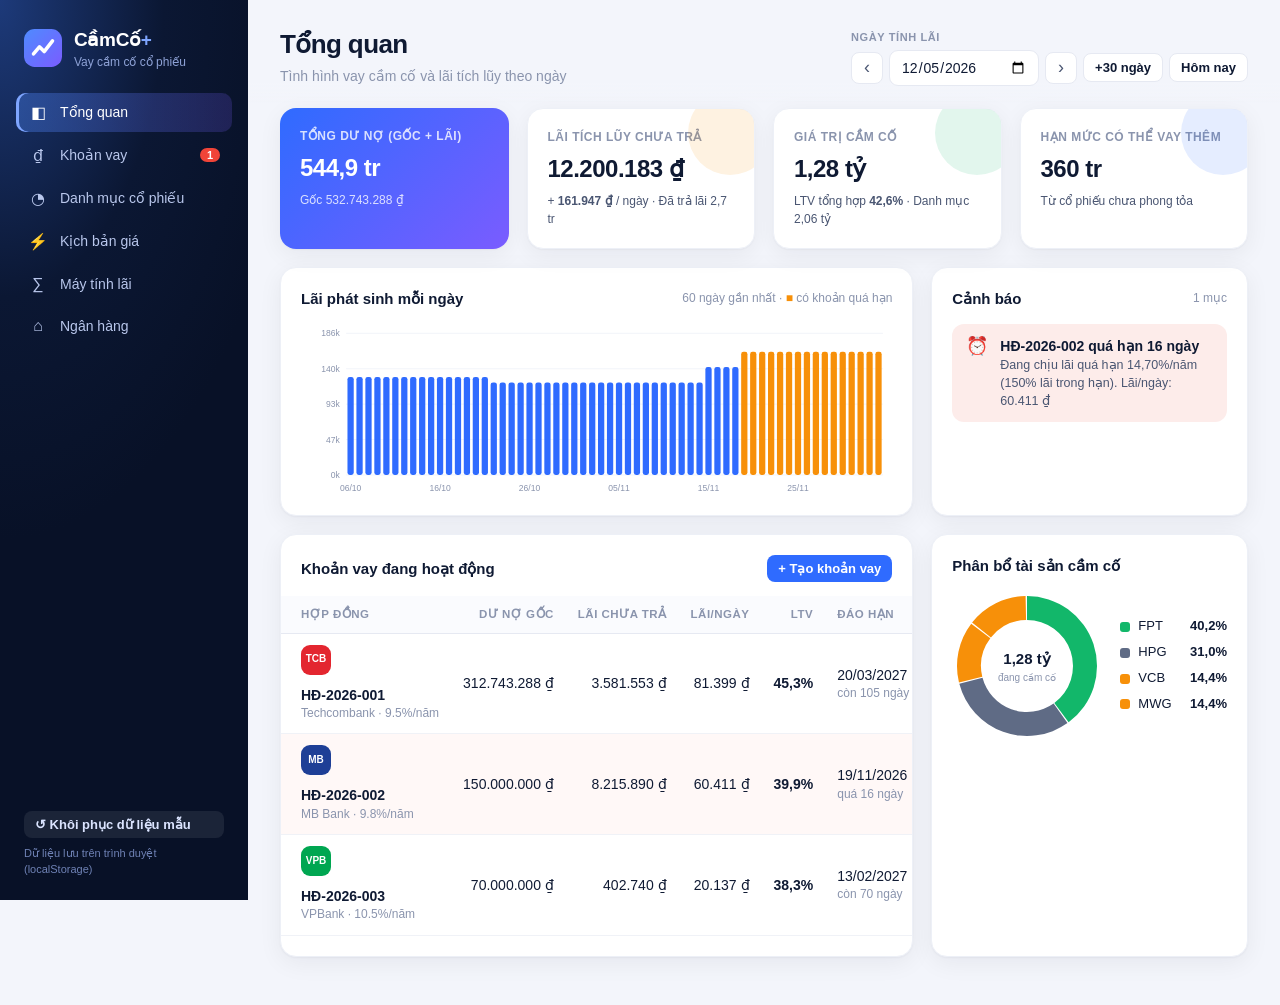
<file: demo/vibe-camco/index.html>
<!doctype html>
<html lang="vi">
<head>
  <meta charset="utf-8" />
  <meta name="viewport" content="width=device-width, initial-scale=1" />
  <title>CầmCố+ · Vay cầm cố cổ phiếu</title>
  <link rel="icon" href="data:image/svg+xml,<svg xmlns='http://www.w3.org/2000/svg' viewBox='0 0 32 32'><rect width='32' height='32' rx='8' fill='%232f6bff'/><path d='M8 21l5-6 4 4 7-9' stroke='white' stroke-width='3' fill='none' stroke-linecap='round' stroke-linejoin='round'/></svg>" />
  <link rel="stylesheet" href="styles.css" />
</head>
<body>
  <div class="app">
    <aside class="sidebar">
      <div class="brand">
        <div class="logo">
          <svg viewBox="0 0 32 32"><rect width="32" height="32" rx="9" fill="url(#g)"/><defs><linearGradient id="g" x1="0" y1="0" x2="1" y2="1"><stop offset="0" stop-color="#4f8bff"/><stop offset="1" stop-color="#7a5cff"/></linearGradient></defs><path d="M8 21l5-6 4 4 7-9" stroke="white" stroke-width="3" fill="none" stroke-linecap="round" stroke-linejoin="round"/></svg>
        </div>
        <div>
          <div class="brand-name">CầmCố<span>+</span></div>
          <div class="brand-sub">Vay cầm cố cổ phiếu</div>
        </div>
      </div>
      <nav id="nav"></nav>
      <div class="sidebar-foot">
        <button class="btn ghost-light sm" data-act="reset">↺ Khôi phục dữ liệu mẫu</button>
        <div class="muted-light">Dữ liệu lưu trên trình duyệt (localStorage)</div>
      </div>
    </aside>

    <div class="content">
      <header class="topbar">
        <div>
          <h1 id="title">Tổng quan</h1>
          <div id="subtitle" class="subtitle"></div>
        </div>
        <div class="asof">
          <label>Ngày tính lãi</label>
          <div class="asof-ctl">
            <button class="icon-btn" data-act="shift" data-d="-1" title="Lùi 1 ngày">‹</button>
            <input type="date" id="asof" />
            <button class="icon-btn" data-act="shift" data-d="1" title="Tiến 1 ngày">›</button>
            <button class="btn sm ghost" data-act="shift" data-d="30" title="Tua nhanh 30 ngày">+30 ngày</button>
            <button class="btn sm ghost" data-act="today">Hôm nay</button>
          </div>
        </div>
      </header>
      <main id="main"></main>
    </div>
  </div>

  <div id="modal" class="modal hidden"><div class="modal-card" id="modal-card"></div></div>
  <div id="toast" class="toast hidden"></div>
  <div id="tip" class="tip hidden"></div>

  <script src="app.js"></script>
</body>
</html>
</file>
<file: slides/fonts/fonts.css>
/* cyrillic-ext */
@font-face {
  font-family: 'JetBrains Mono';
  font-style: normal;
  font-weight: 400;
  font-display: swap;
  src: url(982bf4a95e.woff2) format('woff2');
  unicode-range: U+0460-052F, U+1C80-1C8A, U+20B4, U+2DE0-2DFF, U+A640-A69F, U+FE2E-FE2F;
}
/* cyrillic */
@font-face {
  font-family: 'JetBrains Mono';
  font-style: normal;
  font-weight: 400;
  font-display: swap;
  src: url(ffa6bbabb7.woff2) format('woff2');
  unicode-range: U+0301, U+0400-045F, U+0490-0491, U+04B0-04B1, U+2116;
}
/* greek */
@font-face {
  font-family: 'JetBrains Mono';
  font-style: normal;
  font-weight: 400;
  font-display: swap;
  src: url(9cb20f35ff.woff2) format('woff2');
  unicode-range: U+0370-0377, U+037A-037F, U+0384-038A, U+038C, U+038E-03A1, U+03A3-03FF;
}
/* vietnamese */
@font-face {
  font-family: 'JetBrains Mono';
  font-style: normal;
  font-weight: 400;
  font-display: swap;
  src: url(8ea5e19410.woff2) format('woff2');
  unicode-range: U+0102-0103, U+0110-0111, U+0128-0129, U+0168-0169, U+01A0-01A1, U+01AF-01B0, U+0300-0301, U+0303-0304, U+0308-0309, U+0323, U+0329, U+1EA0-1EF9, U+20AB;
}
/* latin-ext */
@font-face {
  font-family: 'JetBrains Mono';
  font-style: normal;
  font-weight: 400;
  font-display: swap;
  src: url(76306ee877.woff2) format('woff2');
  unicode-range: U+0100-02BA, U+02BD-02C5, U+02C7-02CC, U+02CE-02D7, U+02DD-02FF, U+0304, U+0308, U+0329, U+1D00-1DBF, U+1E00-1E9F, U+1EF2-1EFF, U+2020, U+20A0-20AB, U+20AD-20C4, U+2113, U+2C60-2C7F, U+A720-A7FF;
}
/* latin */
@font-face {
  font-family: 'JetBrains Mono';
  font-style: normal;
  font-weight: 400;
  font-display: swap;
  src: url(1cd702cd25.woff2) format('woff2');
  unicode-range: U+0000-00FF, U+0131, U+0152-0153, U+02BB-02BC, U+02C6, U+02DA, U+02DC, U+0304, U+0308, U+0329, U+2000-206F, U+20AC, U+2122, U+2191, U+2193, U+2212, U+2215, U+FEFF, U+FFFD;
}
/* cyrillic-ext */
@font-face {
  font-family: 'JetBrains Mono';
  font-style: normal;
  font-weight: 700;
  font-display: swap;
  src: url(982bf4a95e.woff2) format('woff2');
  unicode-range: U+0460-052F, U+1C80-1C8A, U+20B4, U+2DE0-2DFF, U+A640-A69F, U+FE2E-FE2F;
}
/* cyrillic */
@font-face {
  font-family: 'JetBrains Mono';
  font-style: normal;
  font-weight: 700;
  font-display: swap;
  src: url(ffa6bbabb7.woff2) format('woff2');
  unicode-range: U+0301, U+0400-045F, U+0490-0491, U+04B0-04B1, U+2116;
}
/* greek */
@font-face {
  font-family: 'JetBrains Mono';
  font-style: normal;
  font-weight: 700;
  font-display: swap;
  src: url(9cb20f35ff.woff2) format('woff2');
  unicode-range: U+0370-0377, U+037A-037F, U+0384-038A, U+038C, U+038E-03A1, U+03A3-03FF;
}
/* vietnamese */
@font-face {
  font-family: 'JetBrains Mono';
  font-style: normal;
  font-weight: 700;
  font-display: swap;
  src: url(8ea5e19410.woff2) format('woff2');
  unicode-range: U+0102-0103, U+0110-0111, U+0128-0129, U+0168-0169, U+01A0-01A1, U+01AF-01B0, U+0300-0301, U+0303-0304, U+0308-0309, U+0323, U+0329, U+1EA0-1EF9, U+20AB;
}
/* latin-ext */
@font-face {
  font-family: 'JetBrains Mono';
  font-style: normal;
  font-weight: 700;
  font-display: swap;
  src: url(76306ee877.woff2) format('woff2');
  unicode-range: U+0100-02BA, U+02BD-02C5, U+02C7-02CC, U+02CE-02D7, U+02DD-02FF, U+0304, U+0308, U+0329, U+1D00-1DBF, U+1E00-1E9F, U+1EF2-1EFF, U+2020, U+20A0-20AB, U+20AD-20C4, U+2113, U+2C60-2C7F, U+A720-A7FF;
}
/* latin */
@font-face {
  font-family: 'JetBrains Mono';
  font-style: normal;
  font-weight: 700;
  font-display: swap;
  src: url(1cd702cd25.woff2) format('woff2');
  unicode-range: U+0000-00FF, U+0131, U+0152-0153, U+02BB-02BC, U+02C6, U+02DA, U+02DC, U+0304, U+0308, U+0329, U+2000-206F, U+20AC, U+2122, U+2191, U+2193, U+2212, U+2215, U+FEFF, U+FFFD;
}
/* cyrillic-ext */
@font-face {
  font-family: 'Pangolin';
  font-style: normal;
  font-weight: 400;
  font-display: swap;
  src: url(904b2cd0ca.woff2) format('woff2');
  unicode-range: U+0460-052F, U+1C80-1C8A, U+20B4, U+2DE0-2DFF, U+A640-A69F, U+FE2E-FE2F;
}
/* cyrillic */
@font-face {
  font-family: 'Pangolin';
  font-style: normal;
  font-weight: 400;
  font-display: swap;
  src: url(232cb8b3c0.woff2) format('woff2');
  unicode-range: U+0301, U+0400-045F, U+0490-0491, U+04B0-04B1, U+2116;
}
/* vietnamese */
@font-face {
  font-family: 'Pangolin';
  font-style: normal;
  font-weight: 400;
  font-display: swap;
  src: url(3c2609b0bb.woff2) format('woff2');
  unicode-range: U+0102-0103, U+0110-0111, U+0128-0129, U+0168-0169, U+01A0-01A1, U+01AF-01B0, U+0300-0301, U+0303-0304, U+0308-0309, U+0323, U+0329, U+1EA0-1EF9, U+20AB;
}
/* latin-ext */
@font-face {
  font-family: 'Pangolin';
  font-style: normal;
  font-weight: 400;
  font-display: swap;
  src: url(2b203d4e6b.woff2) format('woff2');
  unicode-range: U+0100-02BA, U+02BD-02C5, U+02C7-02CC, U+02CE-02D7, U+02DD-02FF, U+0304, U+0308, U+0329, U+1D00-1DBF, U+1E00-1E9F, U+1EF2-1EFF, U+2020, U+20A0-20AB, U+20AD-20C4, U+2113, U+2C60-2C7F, U+A720-A7FF;
}
/* latin */
@font-face {
  font-family: 'Pangolin';
  font-style: normal;
  font-weight: 400;
  font-display: swap;
  src: url(e299b55547.woff2) format('woff2');
  unicode-range: U+0000-00FF, U+0131, U+0152-0153, U+02BB-02BC, U+02C6, U+02DA, U+02DC, U+0304, U+0308, U+0329, U+2000-206F, U+20AC, U+2122, U+2191, U+2193, U+2212, U+2215, U+FEFF, U+FFFD;
}
/* vietnamese */
@font-face {
  font-family: 'Patrick Hand';
  font-style: normal;
  font-weight: 400;
  font-display: swap;
  src: url(12db69e80c.woff2) format('woff2');
  unicode-range: U+0102-0103, U+0110-0111, U+0128-0129, U+0168-0169, U+01A0-01A1, U+01AF-01B0, U+0300-0301, U+0303-0304, U+0308-0309, U+0323, U+0329, U+1EA0-1EF9, U+20AB;
}
/* latin-ext */
@font-face {
  font-family: 'Patrick Hand';
  font-style: normal;
  font-weight: 400;
  font-display: swap;
  src: url(fa980ddfe7.woff2) format('woff2');
  unicode-range: U+0100-02BA, U+02BD-02C5, U+02C7-02CC, U+02CE-02D7, U+02DD-02FF, U+0304, U+0308, U+0329, U+1D00-1DBF, U+1E00-1E9F, U+1EF2-1EFF, U+2020, U+20A0-20AB, U+20AD-20C4, U+2113, U+2C60-2C7F, U+A720-A7FF;
}
/* latin */
@font-face {
  font-family: 'Patrick Hand';
  font-style: normal;
  font-weight: 400;
  font-display: swap;
  src: url(f8005c3847.woff2) format('woff2');
  unicode-range: U+0000-00FF, U+0131, U+0152-0153, U+02BB-02BC, U+02C6, U+02DA, U+02DC, U+0304, U+0308, U+0329, U+2000-206F, U+20AC, U+2122, U+2191, U+2193, U+2212, U+2215, U+FEFF, U+FFFD;
}
</file>
<file: demo/vibe-camco/styles.css>
:root {
  --bg: #f3f5fb;
  --card: #ffffff;
  --ink: #0f1a33;
  --ink2: #4a5672;
  --muted: #8a94ad;
  --line: #e6e9f2;
  --accent: #2f6bff;
  --accent2: #7a5cff;
  --green: #12b76a;
  --green-bg: #e7f8ef;
  --amber: #f79009;
  --amber-bg: #fef4e6;
  --red: #f04438;
  --red-bg: #fdecea;
  --blue-bg: #eaf0ff;
  --radius: 16px;
  --shadow: 0 1px 2px rgba(16, 24, 40, .04), 0 6px 24px rgba(16, 24, 40, .06);
}
* { box-sizing: border-box; }
html, body { margin: 0; height: 100%; }
body {
  font-family: Inter, "SF Pro Text", -apple-system, BlinkMacSystemFont, "Segoe UI", Roboto, sans-serif;
  background: var(--bg); color: var(--ink); font-size: 14px; line-height: 1.45;
  -webkit-font-smoothing: antialiased;
}
.app { display: flex; min-height: 100vh; }

/* Sidebar */
.sidebar {
  width: 248px; flex-shrink: 0; position: sticky; top: 0; height: 100vh;
  background: radial-gradient(120% 60% at 0% 0%, #1d3a7a 0%, #0b1733 55%, #081127 100%);
  color: #dbe4ff; padding: 22px 16px; display: flex; flex-direction: column;
}
.brand { display: flex; align-items: center; gap: 12px; padding: 4px 8px 22px; }
.logo svg { width: 38px; height: 38px; display: block; }
.brand-name { font-weight: 800; font-size: 19px; color: #fff; letter-spacing: -.3px; }
.brand-name span { color: #7fa6ff; }
.brand-sub { font-size: 12px; color: #8ea2d6; }
#nav { display: flex; flex-direction: column; gap: 4px; }
.nav-item {
  display: flex; align-items: center; gap: 12px; padding: 10px 12px; border-radius: 10px;
  color: #b9c7ec; cursor: pointer; font-weight: 500; border: 0; background: none; text-align: left; font-size: 14px;
}
.nav-item:hover { background: rgba(255, 255, 255, .06); color: #fff; }
.nav-item.active { background: linear-gradient(90deg, rgba(79, 139, 255, .35), rgba(122, 92, 255, .2)); color: #fff; box-shadow: inset 3px 0 0 #7fa6ff; }
.nav-item .ic { width: 20px; text-align: center; font-size: 16px; }
.nav-item .count { margin-left: auto; background: var(--red); color: #fff; border-radius: 99px; font-size: 11px; padding: 1px 7px; font-weight: 700; }
.sidebar-foot { margin-top: auto; display: flex; flex-direction: column; gap: 8px; padding: 0 8px; }
.muted-light { font-size: 11px; color: #6f82b5; }

/* Topbar */
.content { flex: 1; min-width: 0; }
.topbar {
  display: flex; justify-content: space-between; align-items: flex-end; gap: 16px; flex-wrap: wrap;
  padding: 26px 32px 18px; position: sticky; top: 0; z-index: 5;
  background: linear-gradient(var(--bg) 80%, rgba(243, 245, 251, 0));
}
.topbar h1 { margin: 0; font-size: 26px; letter-spacing: -.6px; }
.subtitle { color: var(--muted); margin-top: 2px; }
.asof label { display: block; font-size: 11px; text-transform: uppercase; letter-spacing: .6px; color: var(--muted); font-weight: 600; margin-bottom: 4px; }
.asof-ctl { display: flex; gap: 6px; align-items: center; }
.asof-ctl input { width: 150px; }
main { padding: 4px 32px 48px; }

/* Grid & cards */
.grid { display: grid; gap: 18px; }
.g4 { grid-template-columns: repeat(4, minmax(0, 1fr)); }
.g3 { grid-template-columns: repeat(3, minmax(0, 1fr)); }
.g2 { grid-template-columns: repeat(2, minmax(0, 1fr)); }
.g21 { grid-template-columns: minmax(0, 2fr) minmax(0, 1fr); }
@media (max-width: 1200px) { .g4 { grid-template-columns: repeat(2, 1fr); } .g21, .g3 { grid-template-columns: 1fr; } }
@media (max-width: 820px) { .sidebar { display: none; } .g2, .g4 { grid-template-columns: 1fr; } main, .topbar { padding-left: 16px; padding-right: 16px; } }
.mt { margin-top: 18px; }
.card { background: var(--card); border-radius: var(--radius); box-shadow: var(--shadow); padding: 20px; border: 1px solid #edf0f7; }
.card h3 { margin: 0 0 14px; font-size: 15px; display: flex; align-items: center; justify-content: space-between; gap: 10px; }
.card h3 .hint { font-weight: 400; color: var(--muted); font-size: 12px; }

.kpi { position: relative; overflow: hidden; }
.kpi .label { color: var(--muted); font-size: 12px; font-weight: 600; text-transform: uppercase; letter-spacing: .5px; }
.kpi .value { font-size: 24px; font-weight: 750; letter-spacing: -.5px; margin-top: 6px; }
.kpi .value small { font-size: 13px; font-weight: 600; color: var(--ink2); }
.kpi .foot { font-size: 12px; color: var(--ink2); margin-top: 6px; }
.kpi .orb { position: absolute; right: -18px; top: -18px; width: 84px; height: 84px; border-radius: 50%; opacity: .12; }
.kpi.hero { background: linear-gradient(135deg, #2f6bff, #7a5cff); color: #fff; border: 0; }
.kpi.hero .label, .kpi.hero .foot, .kpi.hero .value small { color: rgba(255, 255, 255, .8); }
.ticker { font-variant-numeric: tabular-nums; }

/* Buttons & inputs */
.btn {
  border: 0; border-radius: 10px; padding: 9px 16px; font-weight: 600; font-size: 14px; cursor: pointer;
  background: var(--accent); color: #fff; display: inline-flex; align-items: center; gap: 6px; transition: .15s;
  font-family: inherit; white-space: nowrap;
}
.btn:hover { filter: brightness(1.07); transform: translateY(-1px); }
.btn.sm { padding: 6px 11px; font-size: 13px; border-radius: 8px; }
.btn.ghost { background: #fff; color: var(--ink); border: 1px solid var(--line); }
.btn.ghost:hover { border-color: #c9d2e8; }
.btn.ghost-light { background: rgba(255, 255, 255, .08); color: #dbe4ff; }
.btn.green { background: var(--green); }
.btn.red { background: var(--red); }
.btn.soft { background: var(--blue-bg); color: var(--accent); }
.btn.soft-red { background: var(--red-bg); color: var(--red); }
.btn:disabled { opacity: .45; cursor: not-allowed; transform: none; }
.icon-btn { border: 1px solid var(--line); background: #fff; border-radius: 8px; width: 32px; height: 32px; cursor: pointer; font-size: 18px; color: var(--ink2); }
.icon-btn:hover { border-color: var(--accent); color: var(--accent); }
input, select {
  font-family: inherit; font-size: 14px; padding: 8px 11px; border: 1px solid var(--line); border-radius: 9px; background: #fff; color: var(--ink);
  outline: none; width: 100%;
}
input:focus, select:focus { border-color: var(--accent); box-shadow: 0 0 0 3px rgba(47, 107, 255, .14); }
.field { display: flex; flex-direction: column; gap: 5px; }
.field label { font-size: 12px; font-weight: 600; color: var(--ink2); }
.form-grid { display: grid; grid-template-columns: 1fr 1fr; gap: 14px; }
.form-grid .full { grid-column: 1 / -1; }
.row { display: flex; gap: 10px; align-items: center; flex-wrap: wrap; }
.between { justify-content: space-between; }
.right { text-align: right; }
.muted { color: var(--muted); }
.ink2 { color: var(--ink2); }
.pos { color: var(--green); }
.neg { color: var(--red); }
.b { font-weight: 700; }

/* Table */
.table-wrap { overflow-x: auto; margin: 0 -20px; }
table { width: 100%; border-collapse: collapse; font-variant-numeric: tabular-nums; }
th { text-align: left; font-size: 11.5px; text-transform: uppercase; letter-spacing: .5px; color: var(--muted); font-weight: 600; padding: 10px 12px; border-bottom: 1px solid var(--line); white-space: nowrap; background: #fafbfe; }
td { padding: 11px 12px; border-bottom: 1px solid #f0f2f7; white-space: nowrap; }
th:first-child, td:first-child { padding-left: 20px; }
th:last-child, td:last-child { padding-right: 20px; }
th.r, td.r { text-align: right; }
tr.click { cursor: pointer; }
tr.click:hover td { background: #f7f9ff; }
tr.overdue-row td { background: #fff8f7; }
.sym { display: inline-flex; align-items: center; gap: 10px; }
.sym-badge { width: 36px; height: 36px; border-radius: 10px; display: grid; place-items: center; font-weight: 800; font-size: 11px; color: #fff; }
.sym-name { font-weight: 700; }
.sym-sub { font-size: 12px; color: var(--muted); max-width: 220px; overflow: hidden; text-overflow: ellipsis; }

/* Badges */
.badge { display: inline-flex; align-items: center; gap: 5px; padding: 3px 9px; border-radius: 99px; font-size: 12px; font-weight: 600; white-space: nowrap; }
.badge::before { content: ""; width: 6px; height: 6px; border-radius: 50%; background: currentColor; }
.badge.ok { background: var(--green-bg); color: #08905a; }
.badge.warn { background: var(--amber-bg); color: #c46a00; }
.badge.call, .badge.overdue { background: var(--red-bg); color: var(--red); }
.badge.closed { background: #eef0f5; color: #69738c; }
.badge.pending { background: var(--blue-bg); color: var(--accent); }

/* LTV meter */
.meter { position: relative; height: 10px; border-radius: 99px; background: linear-gradient(90deg, #d5f5e3 0%, #d5f5e3 var(--w), #ffe9c7 var(--w), #ffe9c7 var(--c), #ffd6d2 var(--c)); }
.meter .fill { position: absolute; left: 0; top: 0; bottom: 0; border-radius: 99px; }
.meter .mark { position: absolute; top: -4px; bottom: -4px; width: 2px; background: #0f1a33; opacity: .25; }
.meter-legend { display: flex; justify-content: space-between; font-size: 11px; color: var(--muted); margin-top: 6px; }

/* Loan cards */
.loan-card { cursor: pointer; transition: .15s; position: relative; }
.loan-card:hover { transform: translateY(-2px); box-shadow: 0 10px 30px rgba(16, 24, 40, .1); }
.loan-head { display: flex; align-items: center; gap: 12px; margin-bottom: 16px; }
.bank-dot { width: 40px; height: 40px; border-radius: 12px; display: grid; place-items: center; color: #fff; font-weight: 800; font-size: 13px; flex-shrink: 0; }
.loan-code { font-weight: 700; }
.loan-sub { color: var(--muted); font-size: 12px; }
.loan-stats { display: grid; grid-template-columns: 1fr 1fr; gap: 12px 18px; margin-bottom: 16px; }
.stat .k { font-size: 12px; color: var(--muted); }
.stat .v { font-weight: 700; font-size: 15px; font-variant-numeric: tabular-nums; }
.progress { height: 6px; border-radius: 99px; background: #eef1f7; overflow: hidden; }
.progress > div { height: 100%; border-radius: 99px; background: linear-gradient(90deg, var(--accent), var(--accent2)); }
.chips { display: flex; gap: 6px; flex-wrap: wrap; }
.chip { background: #f1f4fa; border-radius: 8px; padding: 3px 8px; font-size: 12px; font-weight: 600; color: var(--ink2); }

/* Alerts */
.alert { display: flex; gap: 12px; align-items: flex-start; padding: 12px 14px; border-radius: 12px; margin-bottom: 10px; cursor: pointer; }
.alert:last-child { margin-bottom: 0; }
.alert.red { background: var(--red-bg); }
.alert.amber { background: var(--amber-bg); }
.alert.blue { background: var(--blue-bg); }
.alert .ai { font-size: 18px; line-height: 1.2; }
.alert .at { font-weight: 700; }
.alert .ad { font-size: 12.5px; color: var(--ink2); }
.empty { text-align: center; color: var(--muted); padding: 26px 10px; }
.empty .big { font-size: 34px; }

/* Charts */
.chart { position: relative; }
.chart svg { width: 100%; height: auto; display: block; overflow: visible; }
.chart .axis { font-size: 11px; fill: var(--muted); }
.legend { display: flex; gap: 14px; flex-wrap: wrap; font-size: 12px; color: var(--ink2); margin-bottom: 8px; }
.legend i { display: inline-block; width: 10px; height: 10px; border-radius: 3px; margin-right: 6px; vertical-align: -1px; }
.donut-wrap { display: flex; gap: 18px; align-items: center; }
.donut-wrap svg { width: 150px; height: 150px; flex-shrink: 0; }
.donut-list { flex: 1; display: flex; flex-direction: column; gap: 7px; font-size: 13px; }
.donut-list .it { display: flex; align-items: center; gap: 8px; }
.donut-list .it span:last-child { margin-left: auto; font-weight: 600; font-variant-numeric: tabular-nums; }
.tip {
  position: fixed; pointer-events: none; z-index: 100; background: #0f1a33; color: #fff; border-radius: 10px; padding: 8px 11px;
  font-size: 12px; box-shadow: 0 8px 24px rgba(0, 0, 0, .2); font-variant-numeric: tabular-nums; max-width: 280px;
}
.tip .tt { font-weight: 700; margin-bottom: 3px; }

/* Detail */
.detail-head { display: flex; align-items: center; gap: 16px; flex-wrap: wrap; }
.detail-head .bank-dot { width: 52px; height: 52px; font-size: 15px; border-radius: 14px; }
.detail-head h2 { margin: 0; font-size: 21px; }
.back { color: var(--accent); cursor: pointer; font-weight: 600; margin-bottom: 12px; display: inline-block; }
.kv { display: grid; grid-template-columns: auto 1fr; gap: 9px 16px; font-size: 13.5px; }
.kv .k { color: var(--muted); }
.kv .v { text-align: right; font-weight: 600; font-variant-numeric: tabular-nums; }
.payoff { background: linear-gradient(135deg, #0f1a33, #23346b); color: #fff; border: 0; }
.payoff .label { color: #9fb2e6; font-size: 12px; text-transform: uppercase; letter-spacing: .5px; font-weight: 600; }
.payoff .value { font-size: 30px; font-weight: 800; letter-spacing: -.6px; margin: 4px 0 10px; }
.payoff .kv .k { color: #9fb2e6; }
.formula { background: #f6f8fd; border: 1px dashed #d4dcef; border-radius: 10px; padding: 10px 12px; font-size: 12.5px; color: var(--ink2); font-family: ui-monospace, SFMono-Regular, Menlo, monospace; }

/* Modal */
.modal { position: fixed; inset: 0; background: rgba(9, 16, 36, .5); backdrop-filter: blur(3px); display: grid; place-items: center; z-index: 50; padding: 20px; animation: fade .15s; }
.modal-card { background: #fff; border-radius: 20px; width: min(720px, 100%); max-height: 92vh; overflow: auto; padding: 24px; box-shadow: 0 30px 80px rgba(0, 0, 0, .3); animation: pop .18s; }
.modal-card h2 { margin: 0 0 4px; font-size: 20px; }
.modal-card .msub { color: var(--muted); margin-bottom: 18px; }
.modal-actions { display: flex; justify-content: flex-end; gap: 10px; margin-top: 20px; }
.preview { background: #f6f8fd; border-radius: 14px; padding: 14px 16px; margin-top: 16px; }
.preview .kv .v { font-size: 14px; }
.pledge-table td, .pledge-table th { padding: 7px 8px; }
.pledge-table input { padding: 6px 8px; width: 120px; text-align: right; }
.hidden { display: none !important; }
@keyframes fade { from { opacity: 0; } }
@keyframes pop { from { transform: translateY(10px) scale(.98); opacity: 0; } }

.toast { position: fixed; bottom: 24px; left: 50%; transform: translateX(-50%); background: #0f1a33; color: #fff; padding: 11px 18px; border-radius: 12px; z-index: 60; font-weight: 600; box-shadow: 0 10px 30px rgba(0, 0, 0, .25); animation: pop .2s; }

/* Slider */
input[type=range] { padding: 0; border: 0; box-shadow: none; accent-color: var(--accent); height: 24px; }
.big-num { font-size: 34px; font-weight: 800; letter-spacing: -.8px; font-variant-numeric: tabular-nums; }
.seg { display: inline-flex; background: #eef1f7; border-radius: 10px; padding: 3px; gap: 2px; }
.seg button { border: 0; background: none; padding: 6px 12px; border-radius: 8px; font-weight: 600; color: var(--ink2); cursor: pointer; font-family: inherit; }
.seg button.on { background: #fff; color: var(--ink); box-shadow: 0 1px 3px rgba(0, 0, 0, .1); }
</file>
